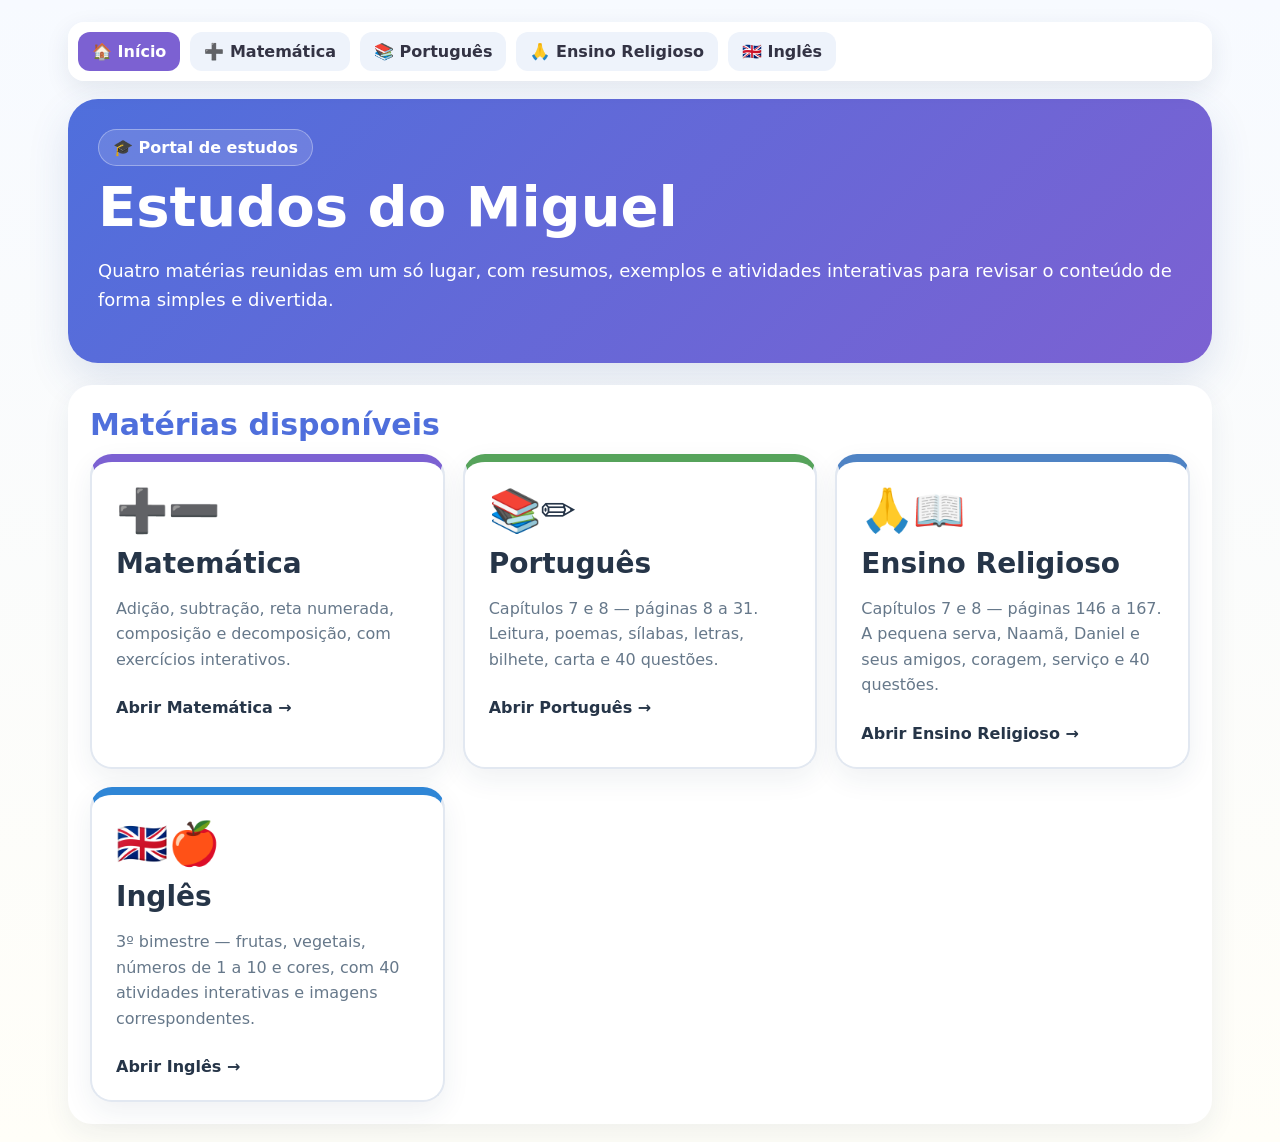
<file: index.html>
<!doctype html><html lang="pt-BR"><head><meta charset="utf-8"><meta name="viewport" content="width=device-width,initial-scale=1"><meta name="theme-color" content="#4f6fdc"><title>Estudos do Miguel</title><link rel="stylesheet" href="styles.css"></head><body><main><nav class="topnav"><a class="active" href="index.html">🏠 Início</a><a href="matematica.html">➕ Matemática</a><a href="portugues.html">📚 Português</a><a href="ensino-religioso.html">🙏 Ensino Religioso</a><a href="ingles.html">🇬🇧 Inglês</a></nav><section class="hero portal-hero"><span class="badge">🎓 Portal de estudos</span><h1>Estudos do Miguel</h1><p>Quatro matérias reunidas em um só lugar, com resumos, exemplos e atividades interativas para revisar o conteúdo de forma simples e divertida.</p></section><section class="section"><h2>Matérias disponíveis</h2><div class="subject-grid"><a class="subject-card math-card" href="matematica.html"><div class="subject-icon">➕➖</div><h3>Matemática</h3><p>Adição, subtração, reta numerada, composição e decomposição, com exercícios interativos.</p><span>Abrir Matemática →</span></a><a class="subject-card port-card" href="portugues.html"><div class="subject-icon">📚✏️</div><h3>Português</h3><p>Capítulos 7 e 8 — páginas 8 a 31. Leitura, poemas, sílabas, letras, bilhete, carta e 40 questões.</p><span>Abrir Português →</span></a><a class="subject-card rel-card" href="ensino-religioso.html"><div class="subject-icon">🙏📖</div><h3>Ensino Religioso</h3><p>Capítulos 7 e 8 — páginas 146 a 167. A pequena serva, Naamã, Daniel e seus amigos, coragem, serviço e 40 questões.</p><span>Abrir Ensino Religioso →</span></a><a class="subject-card" href="ingles.html" style="border-top:8px solid #2f86d6"><div class="subject-icon">🇬🇧🍎</div><h3>Inglês</h3><p>3º bimestre — frutas, vegetais, números de 1 a 10 e cores, com 40 atividades interativas e imagens correspondentes.</p><span>Abrir Inglês →</span></a></div></section></main></body></html>
</file>
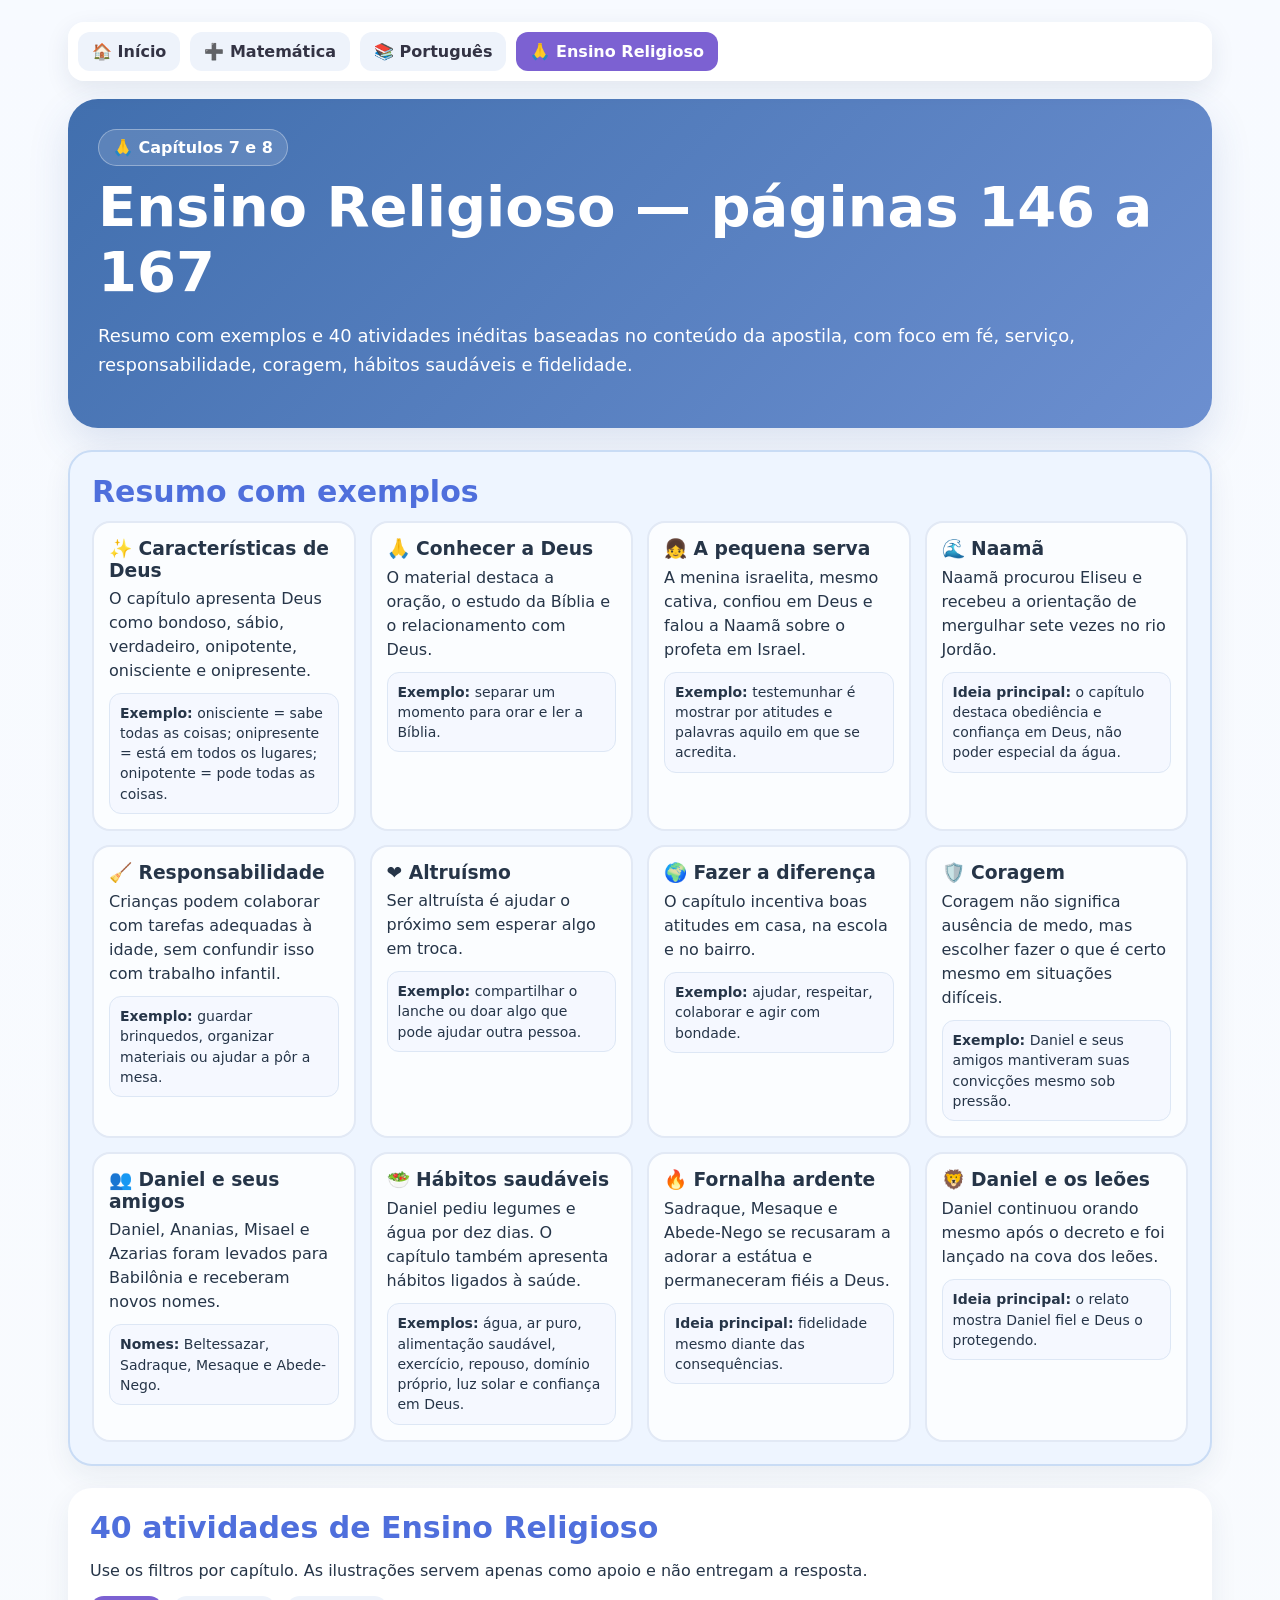
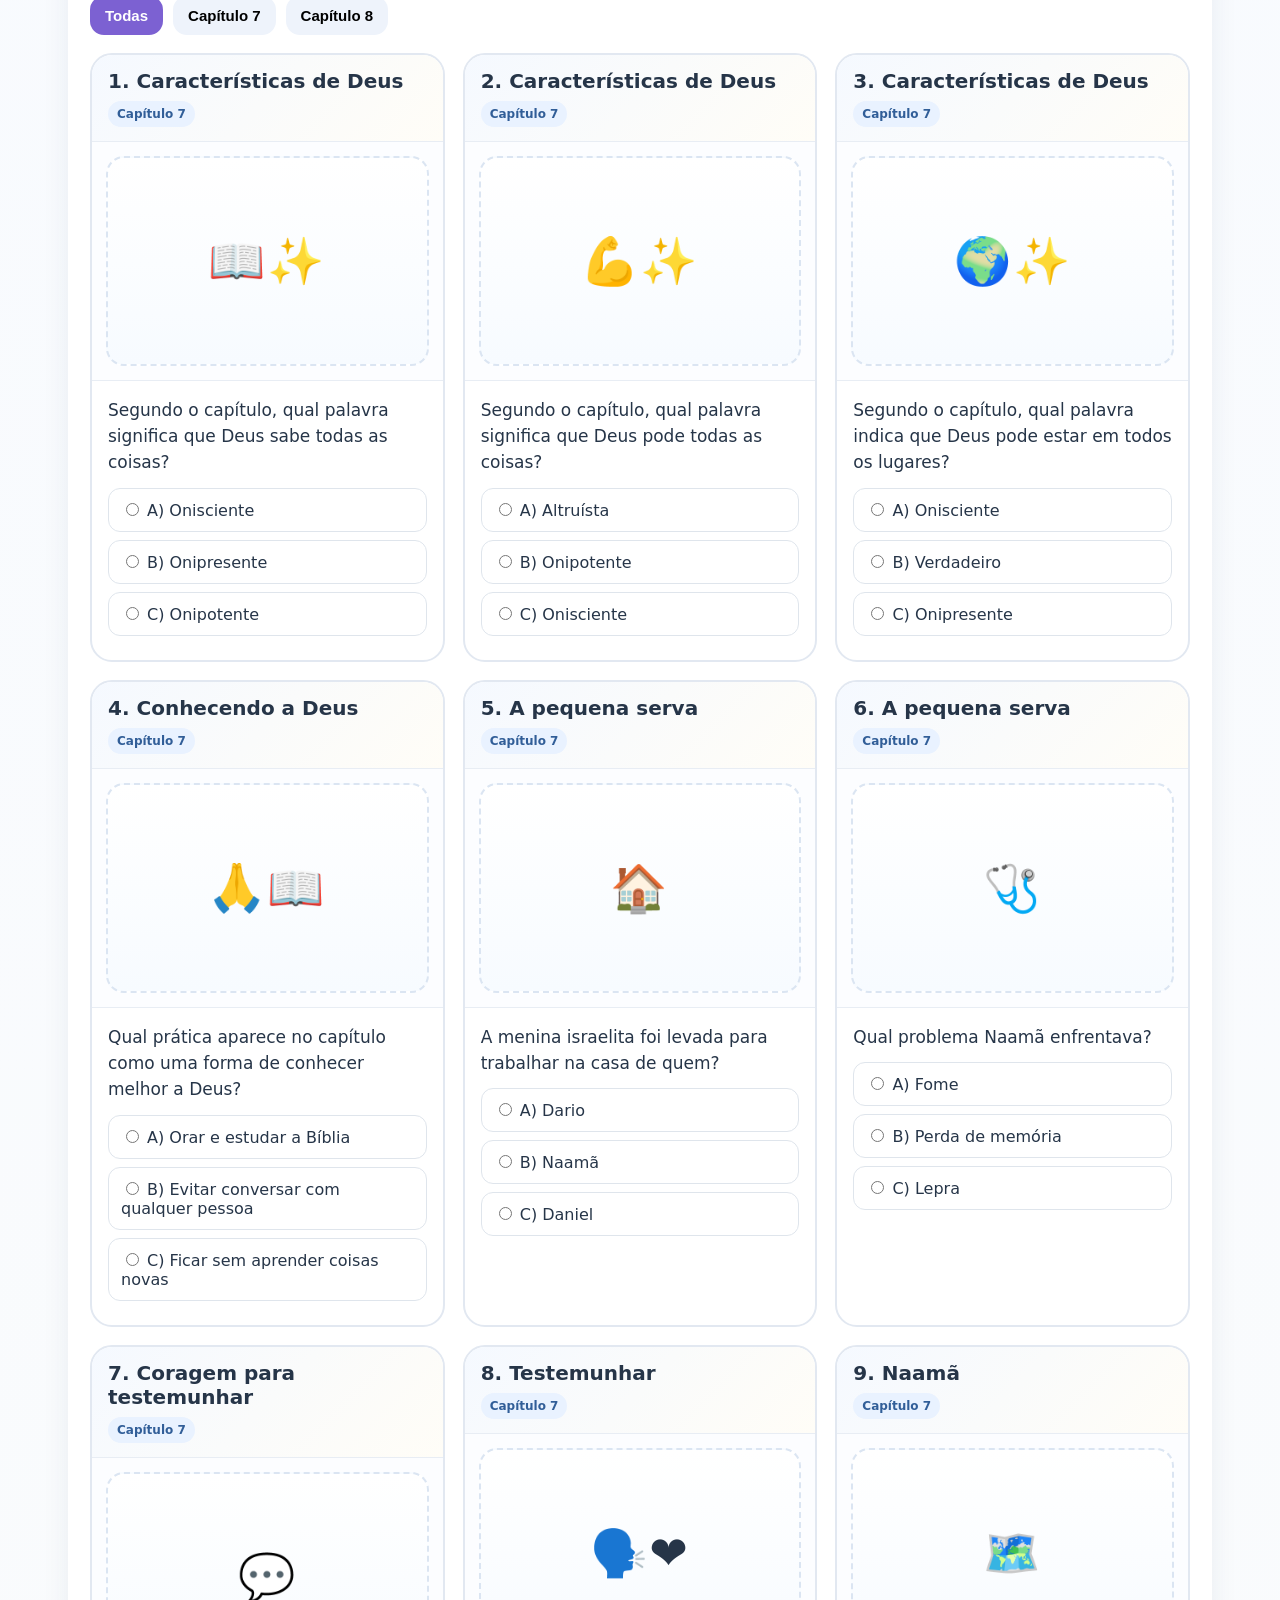
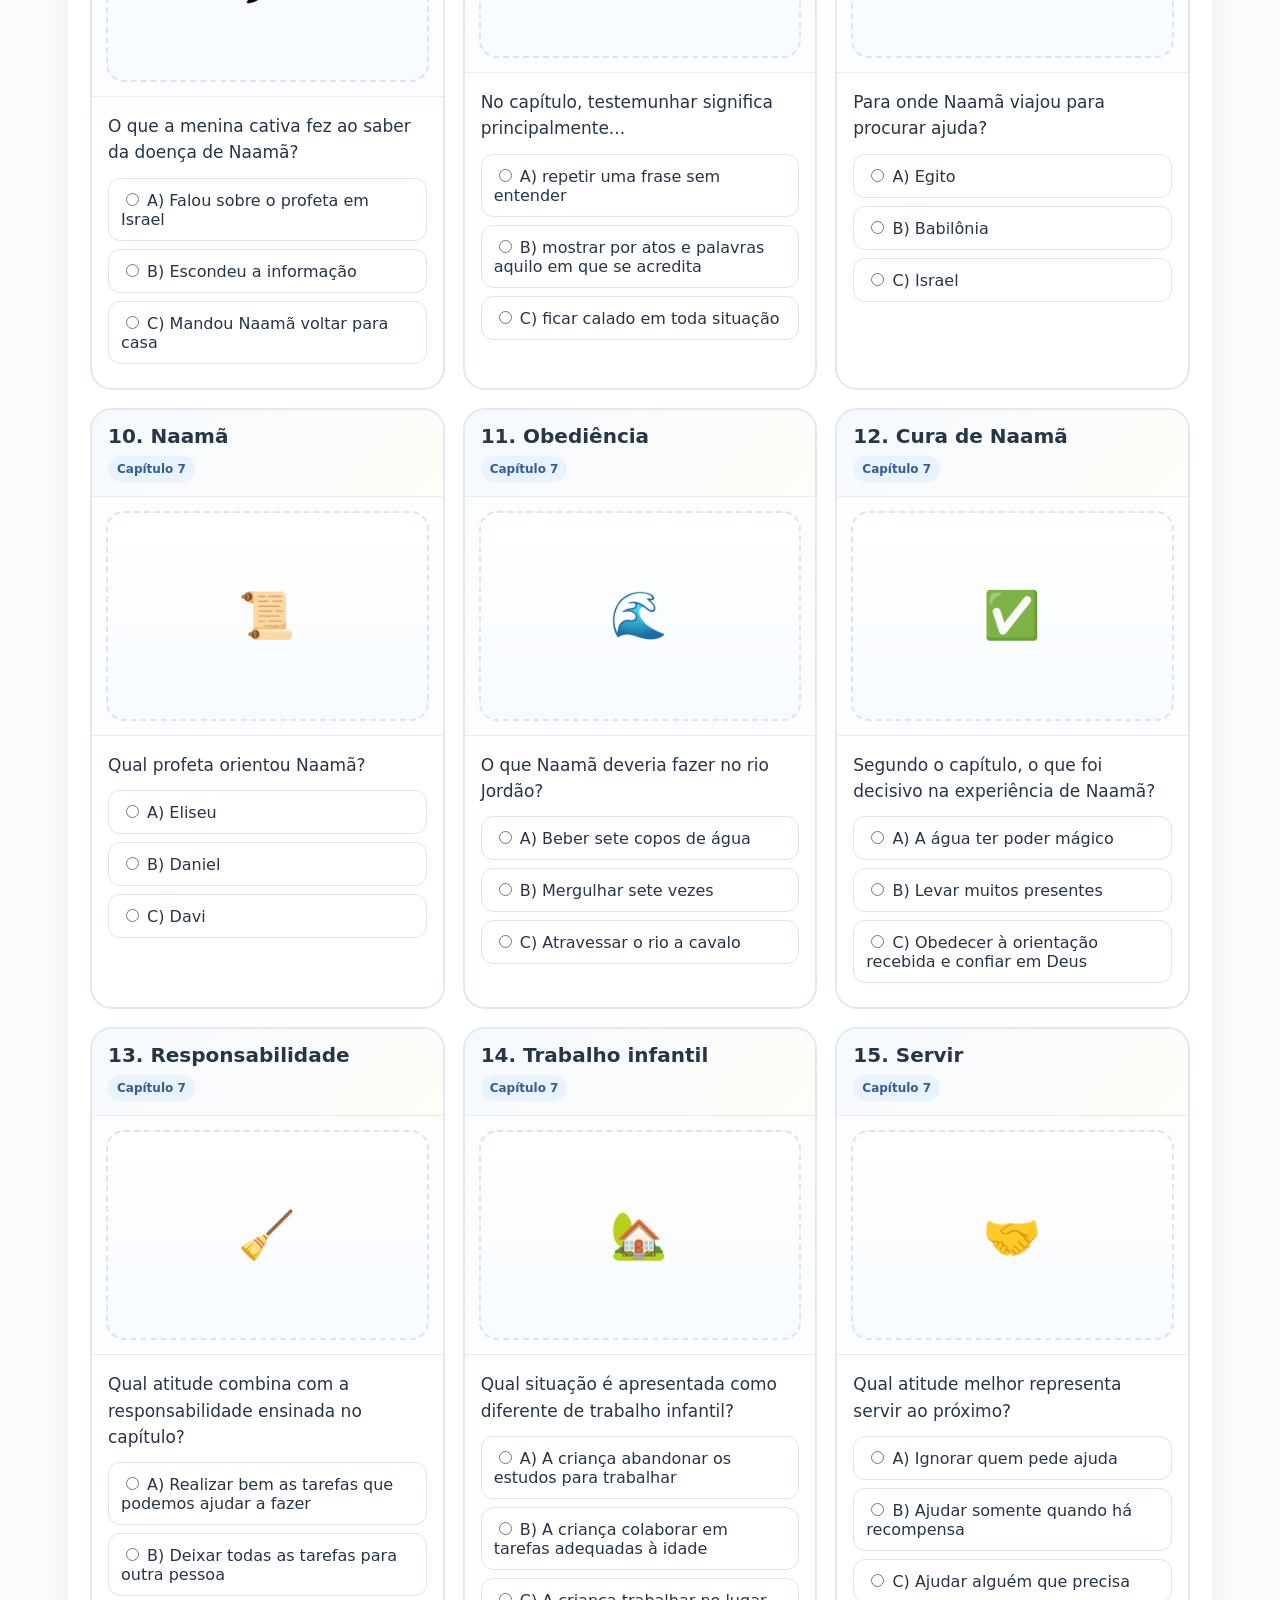
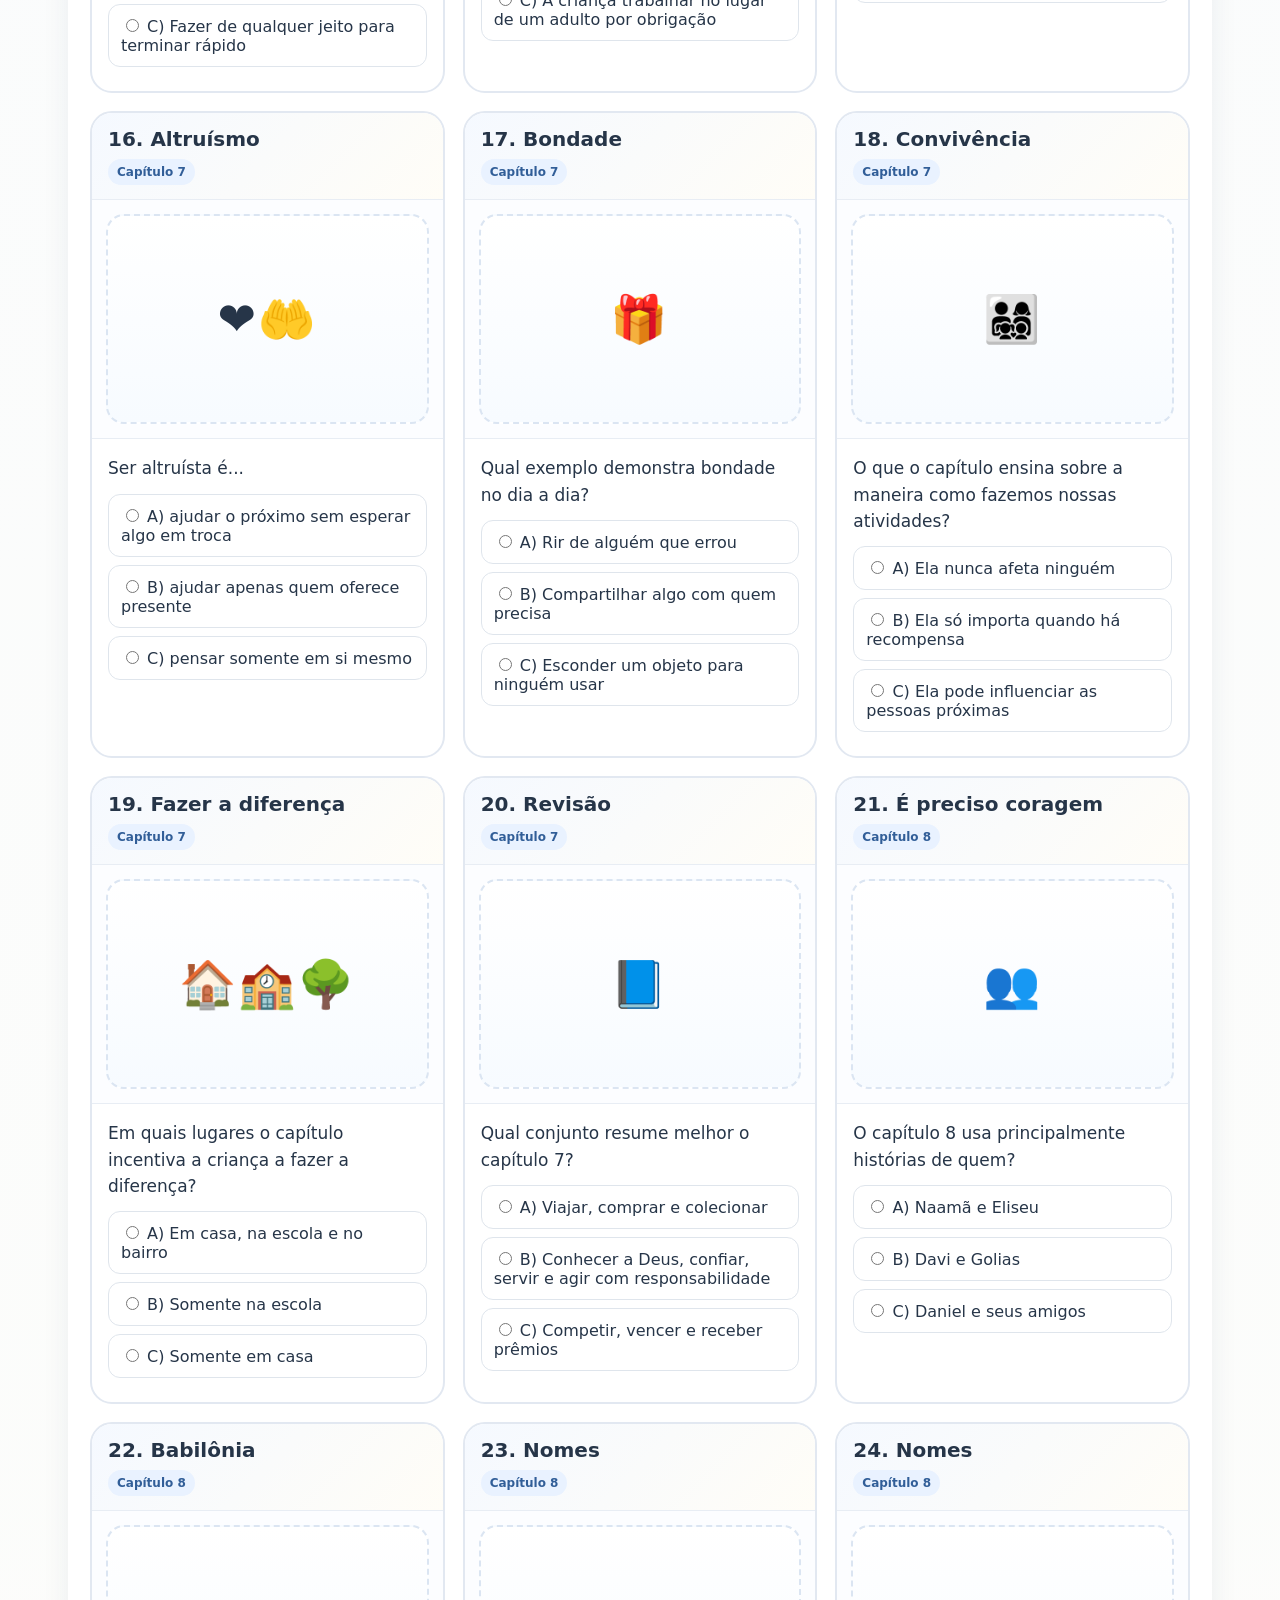
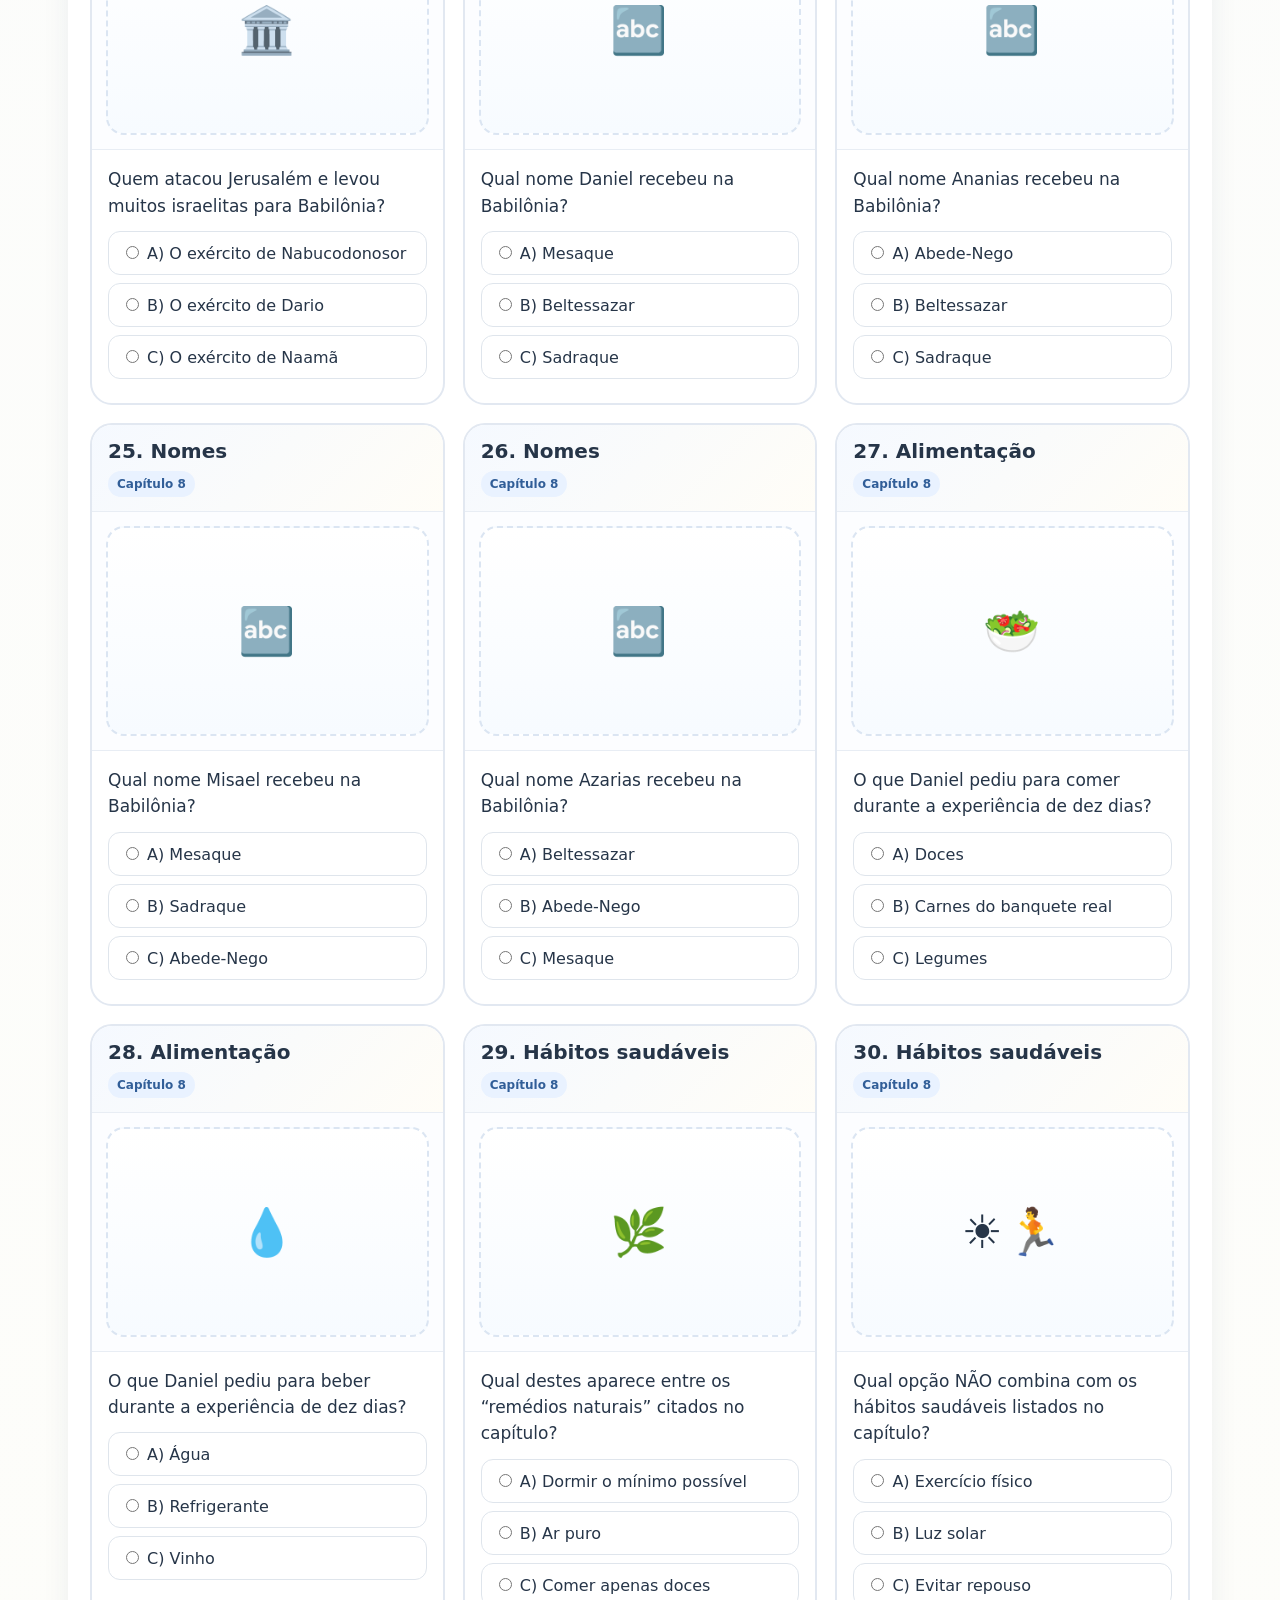
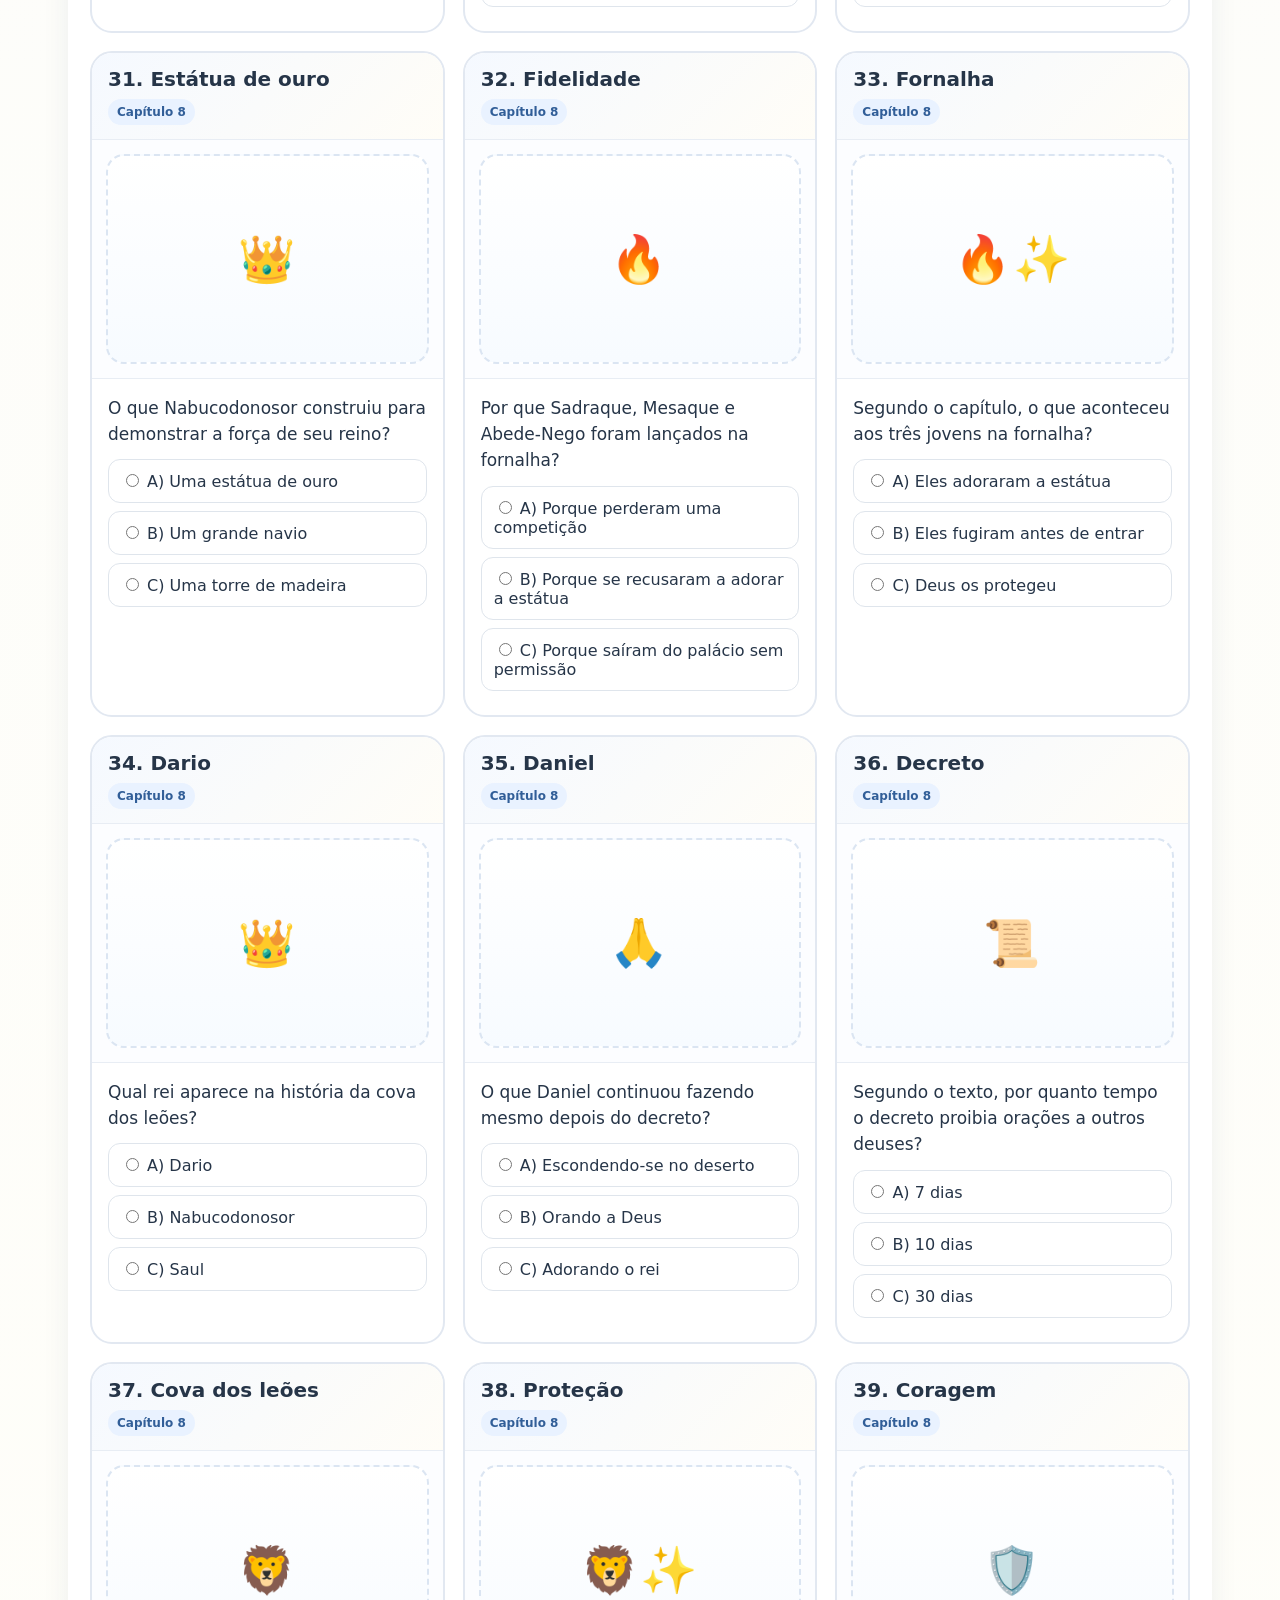
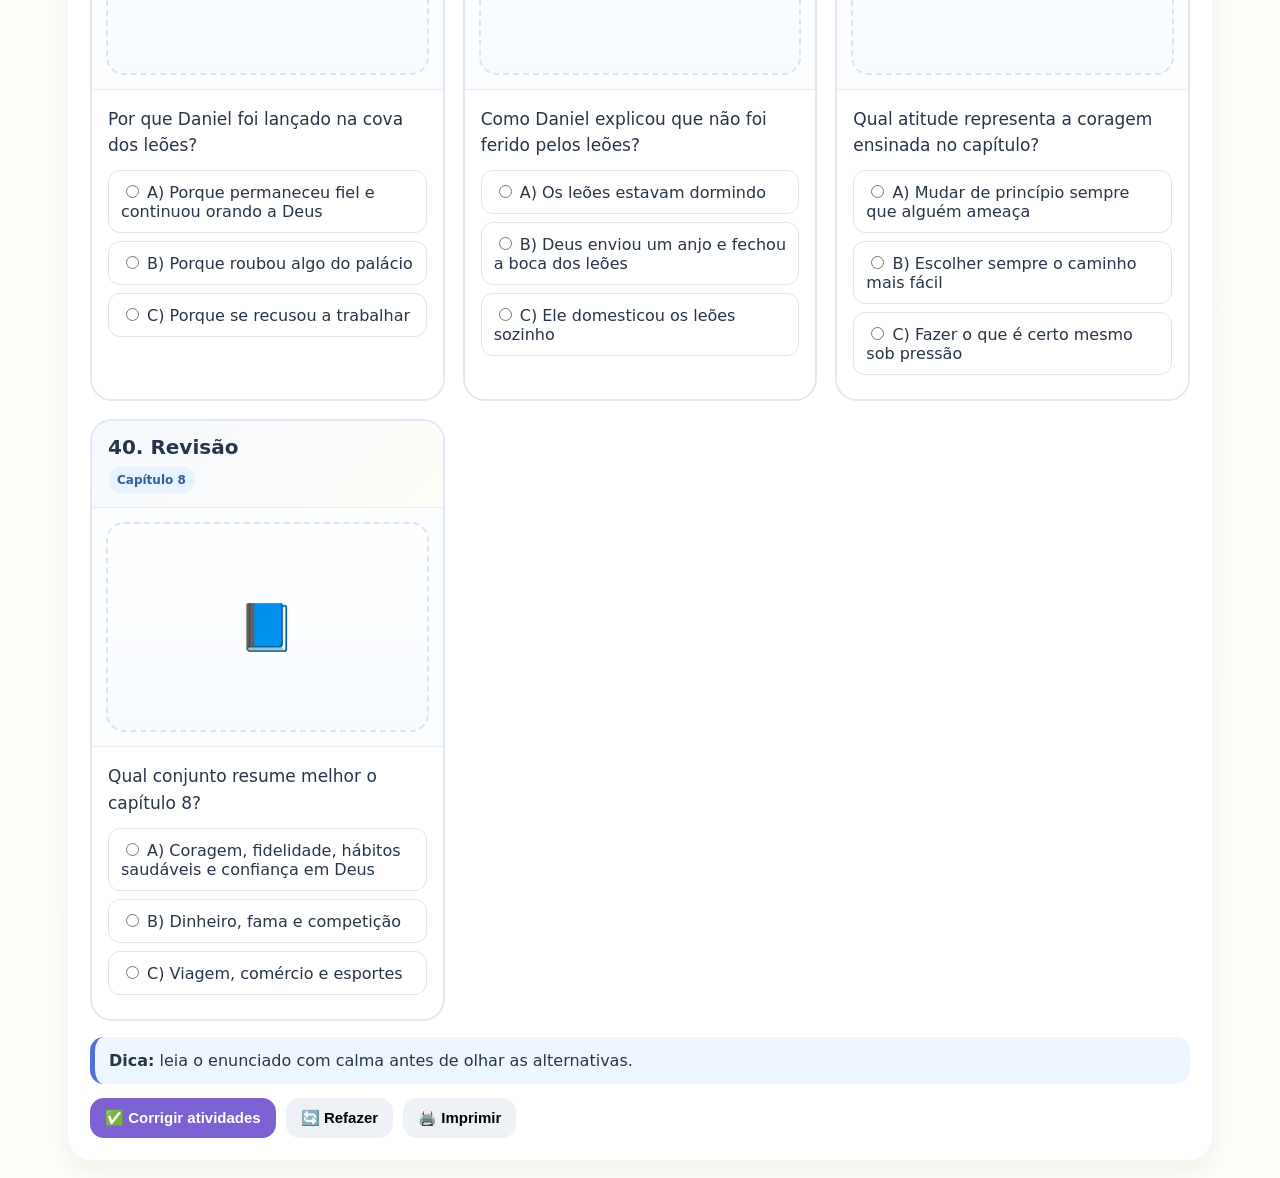
<file: ensino-religioso.html>
<!doctype html><html lang="pt-BR"><head><meta charset="utf-8"><meta name="viewport" content="width=device-width,initial-scale=1"><meta name="theme-color" content="#5a7fc5"><title>Ensino Religioso — Capítulos 7 e 8</title><link rel="stylesheet" href="styles.css"><link rel="stylesheet" href="extras.css"></head><body><main><nav class="topnav"><a href="index.html">🏠 Início</a><a href="matematica.html">➕ Matemática</a><a href="portugues.html">📚 Português</a><a class="active" href="ensino-religioso.html">🙏 Ensino Religioso</a></nav><section class="hero hero-rel"><span class="badge">🙏 Capítulos 7 e 8</span><h1>Ensino Religioso — páginas 146 a 167</h1><p>Resumo com exemplos e 40 atividades inéditas baseadas no conteúdo da apostila, com foco em fé, serviço, responsabilidade, coragem, hábitos saudáveis e fidelidade.</p></section><section class="section summary rel-summary"><h2>Resumo com exemplos</h2><div class="cards"><div class="info"><h3>✨ Características de Deus</h3><p>O capítulo apresenta Deus como bondoso, sábio, verdadeiro, onipotente, onisciente e onipresente.</p><div class="example"><strong>Exemplo:</strong> onisciente = sabe todas as coisas; onipresente = está em todos os lugares; onipotente = pode todas as coisas.</div></div><div class="info"><h3>🙏 Conhecer a Deus</h3><p>O material destaca a oração, o estudo da Bíblia e o relacionamento com Deus.</p><div class="example"><strong>Exemplo:</strong> separar um momento para orar e ler a Bíblia.</div></div><div class="info"><h3>👧 A pequena serva</h3><p>A menina israelita, mesmo cativa, confiou em Deus e falou a Naamã sobre o profeta em Israel.</p><div class="example"><strong>Exemplo:</strong> testemunhar é mostrar por atitudes e palavras aquilo em que se acredita.</div></div><div class="info"><h3>🌊 Naamã</h3><p>Naamã procurou Eliseu e recebeu a orientação de mergulhar sete vezes no rio Jordão.</p><div class="example"><strong>Ideia principal:</strong> o capítulo destaca obediência e confiança em Deus, não poder especial da água.</div></div><div class="info"><h3>🧹 Responsabilidade</h3><p>Crianças podem colaborar com tarefas adequadas à idade, sem confundir isso com trabalho infantil.</p><div class="example"><strong>Exemplo:</strong> guardar brinquedos, organizar materiais ou ajudar a pôr a mesa.</div></div><div class="info"><h3>❤️ Altruísmo</h3><p>Ser altruísta é ajudar o próximo sem esperar algo em troca.</p><div class="example"><strong>Exemplo:</strong> compartilhar o lanche ou doar algo que pode ajudar outra pessoa.</div></div><div class="info"><h3>🌍 Fazer a diferença</h3><p>O capítulo incentiva boas atitudes em casa, na escola e no bairro.</p><div class="example"><strong>Exemplo:</strong> ajudar, respeitar, colaborar e agir com bondade.</div></div><div class="info"><h3>🛡️ Coragem</h3><p>Coragem não significa ausência de medo, mas escolher fazer o que é certo mesmo em situações difíceis.</p><div class="example"><strong>Exemplo:</strong> Daniel e seus amigos mantiveram suas convicções mesmo sob pressão.</div></div><div class="info"><h3>👥 Daniel e seus amigos</h3><p>Daniel, Ananias, Misael e Azarias foram levados para Babilônia e receberam novos nomes.</p><div class="example"><strong>Nomes:</strong> Beltessazar, Sadraque, Mesaque e Abede-Nego.</div></div><div class="info"><h3>🥗 Hábitos saudáveis</h3><p>Daniel pediu legumes e água por dez dias. O capítulo também apresenta hábitos ligados à saúde.</p><div class="example"><strong>Exemplos:</strong> água, ar puro, alimentação saudável, exercício, repouso, domínio próprio, luz solar e confiança em Deus.</div></div><div class="info"><h3>🔥 Fornalha ardente</h3><p>Sadraque, Mesaque e Abede-Nego se recusaram a adorar a estátua e permaneceram fiéis a Deus.</p><div class="example"><strong>Ideia principal:</strong> fidelidade mesmo diante das consequências.</div></div><div class="info"><h3>🦁 Daniel e os leões</h3><p>Daniel continuou orando mesmo após o decreto e foi lançado na cova dos leões.</p><div class="example"><strong>Ideia principal:</strong> o relato mostra Daniel fiel e Deus o protegendo.</div></div></div></section><section class="section"><h2>40 atividades de Ensino Religioso</h2><p>Use os filtros por capítulo. As ilustrações servem apenas como apoio e não entregam a resposta.</p><div class="filters"><button type="button" class="filter active" onclick="filtrarRel('Todos',this)">Todas</button><button type="button" class="filter" onclick="filtrarRel('Capítulo 7',this)">Capítulo 7</button><button type="button" class="filter" onclick="filtrarRel('Capítulo 8',this)">Capítulo 8</button></div><form id="quizRel"><div id="gridRel" class="quiz-grid"></div><div class="note"><strong>Dica:</strong> leia o enunciado com calma antes de olhar as alternativas.</div><div class="actions"><button type="button" class="primary" onclick="corrigirRel()">✅ Corrigir atividades</button><button type="reset" class="secondary" onclick="refazerRel()">🔄 Refazer</button><button type="button" class="secondary" onclick="window.print()">🖨️ Imprimir</button></div><div id="resultRel"></div></form></section></main><script src="ensino-religioso.js?v=20260914-2"></script></body></html>
</file>
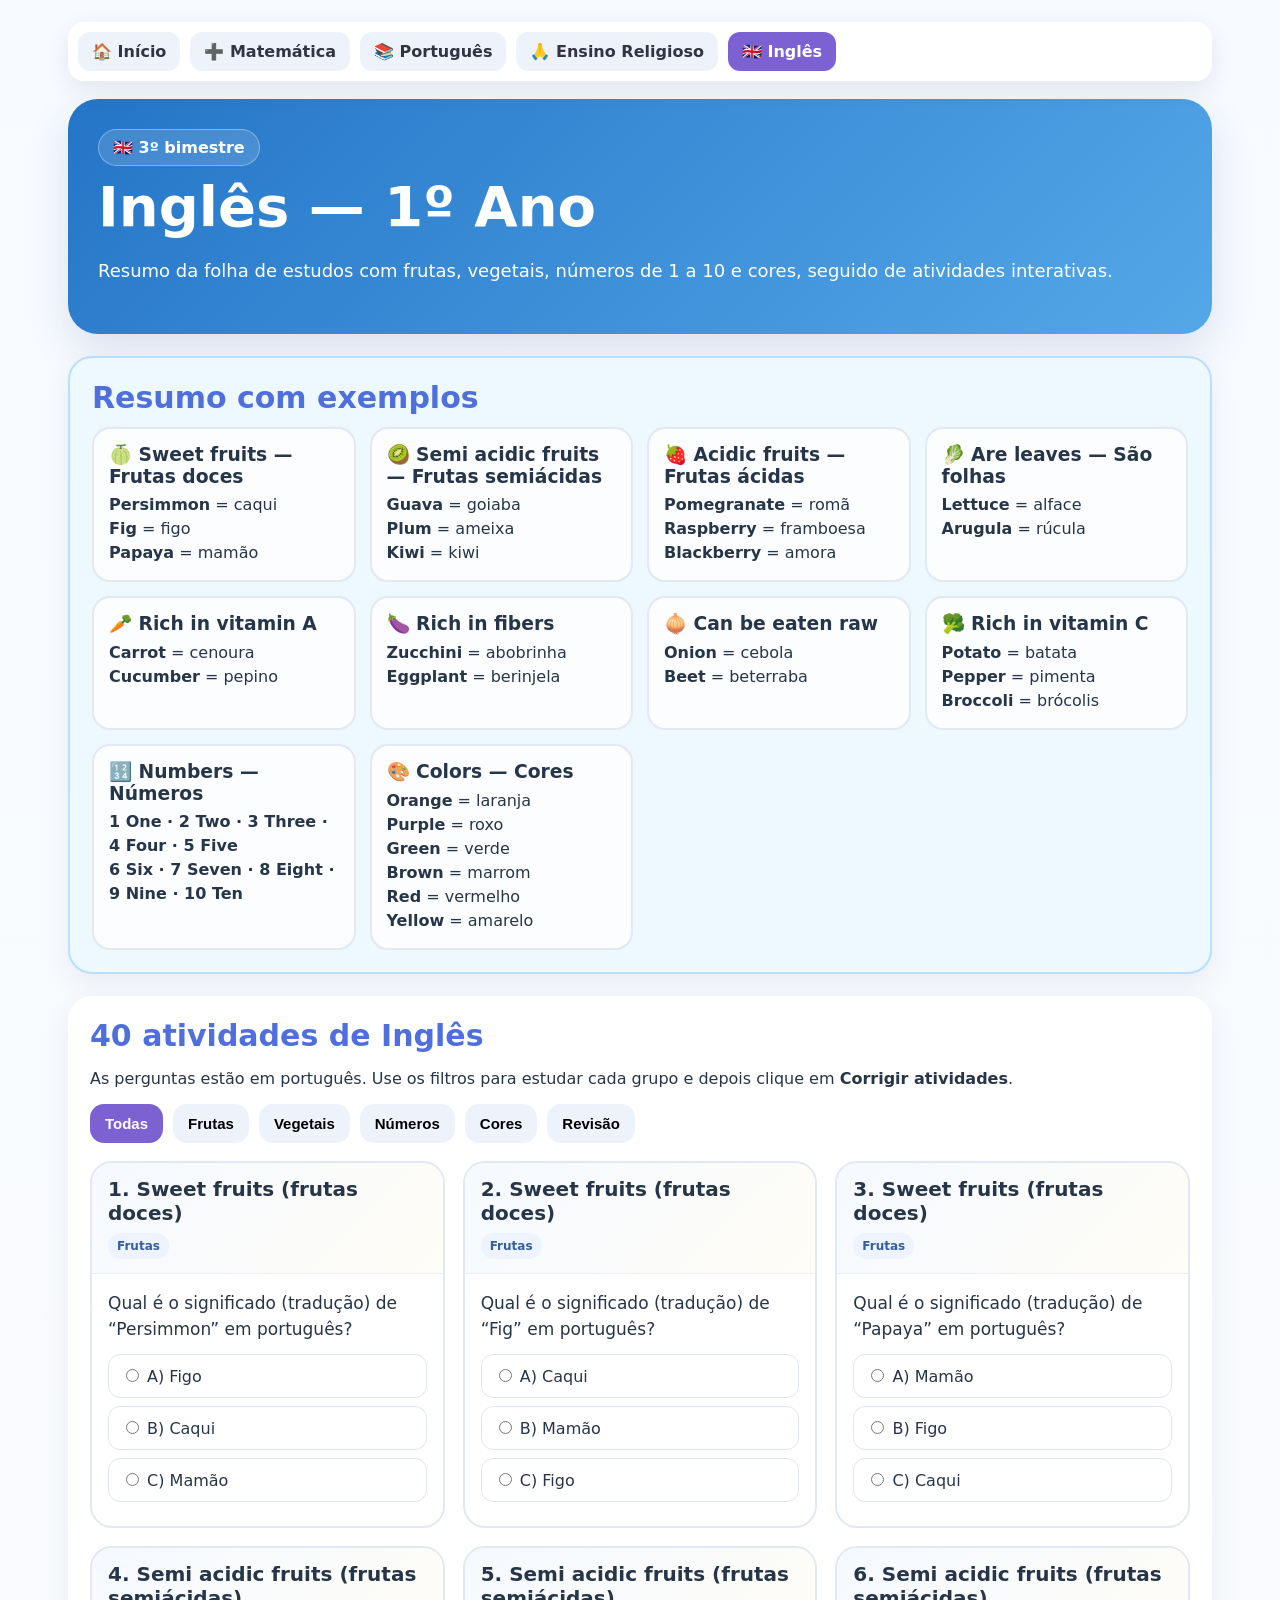
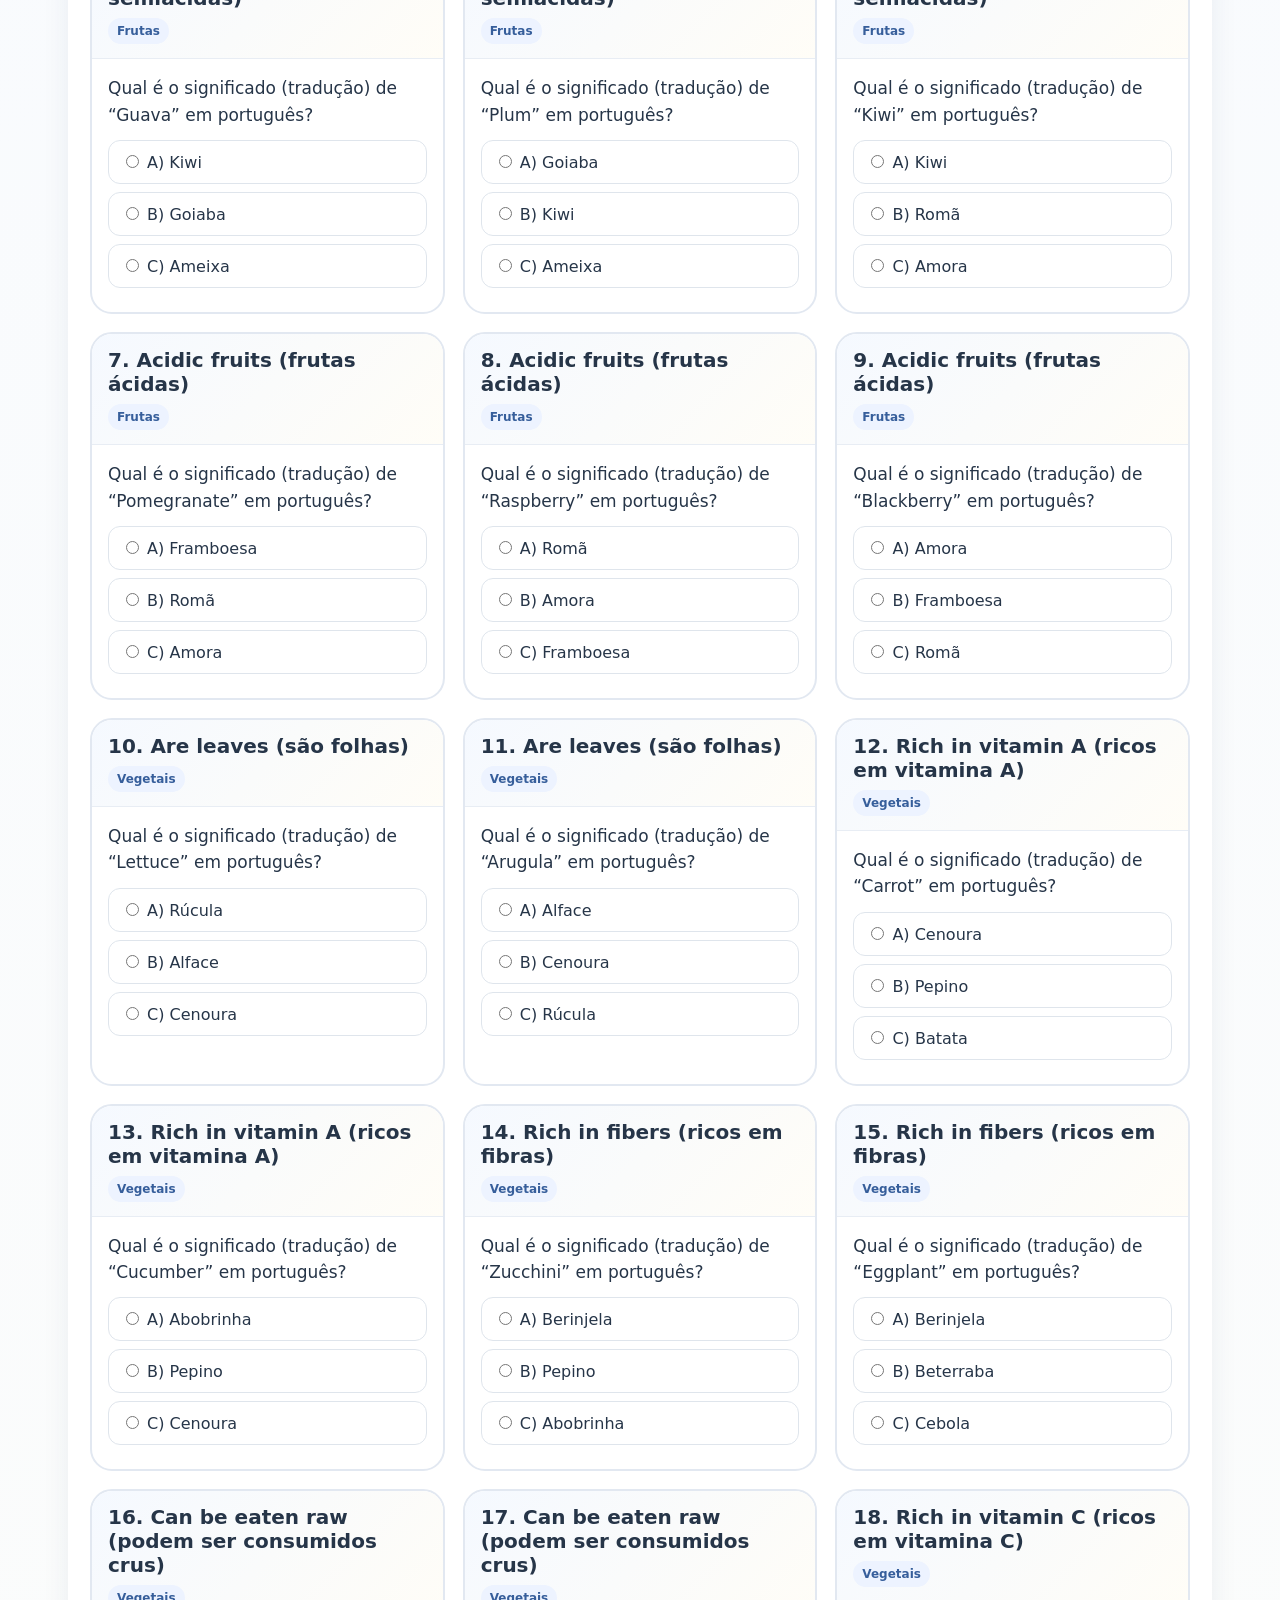
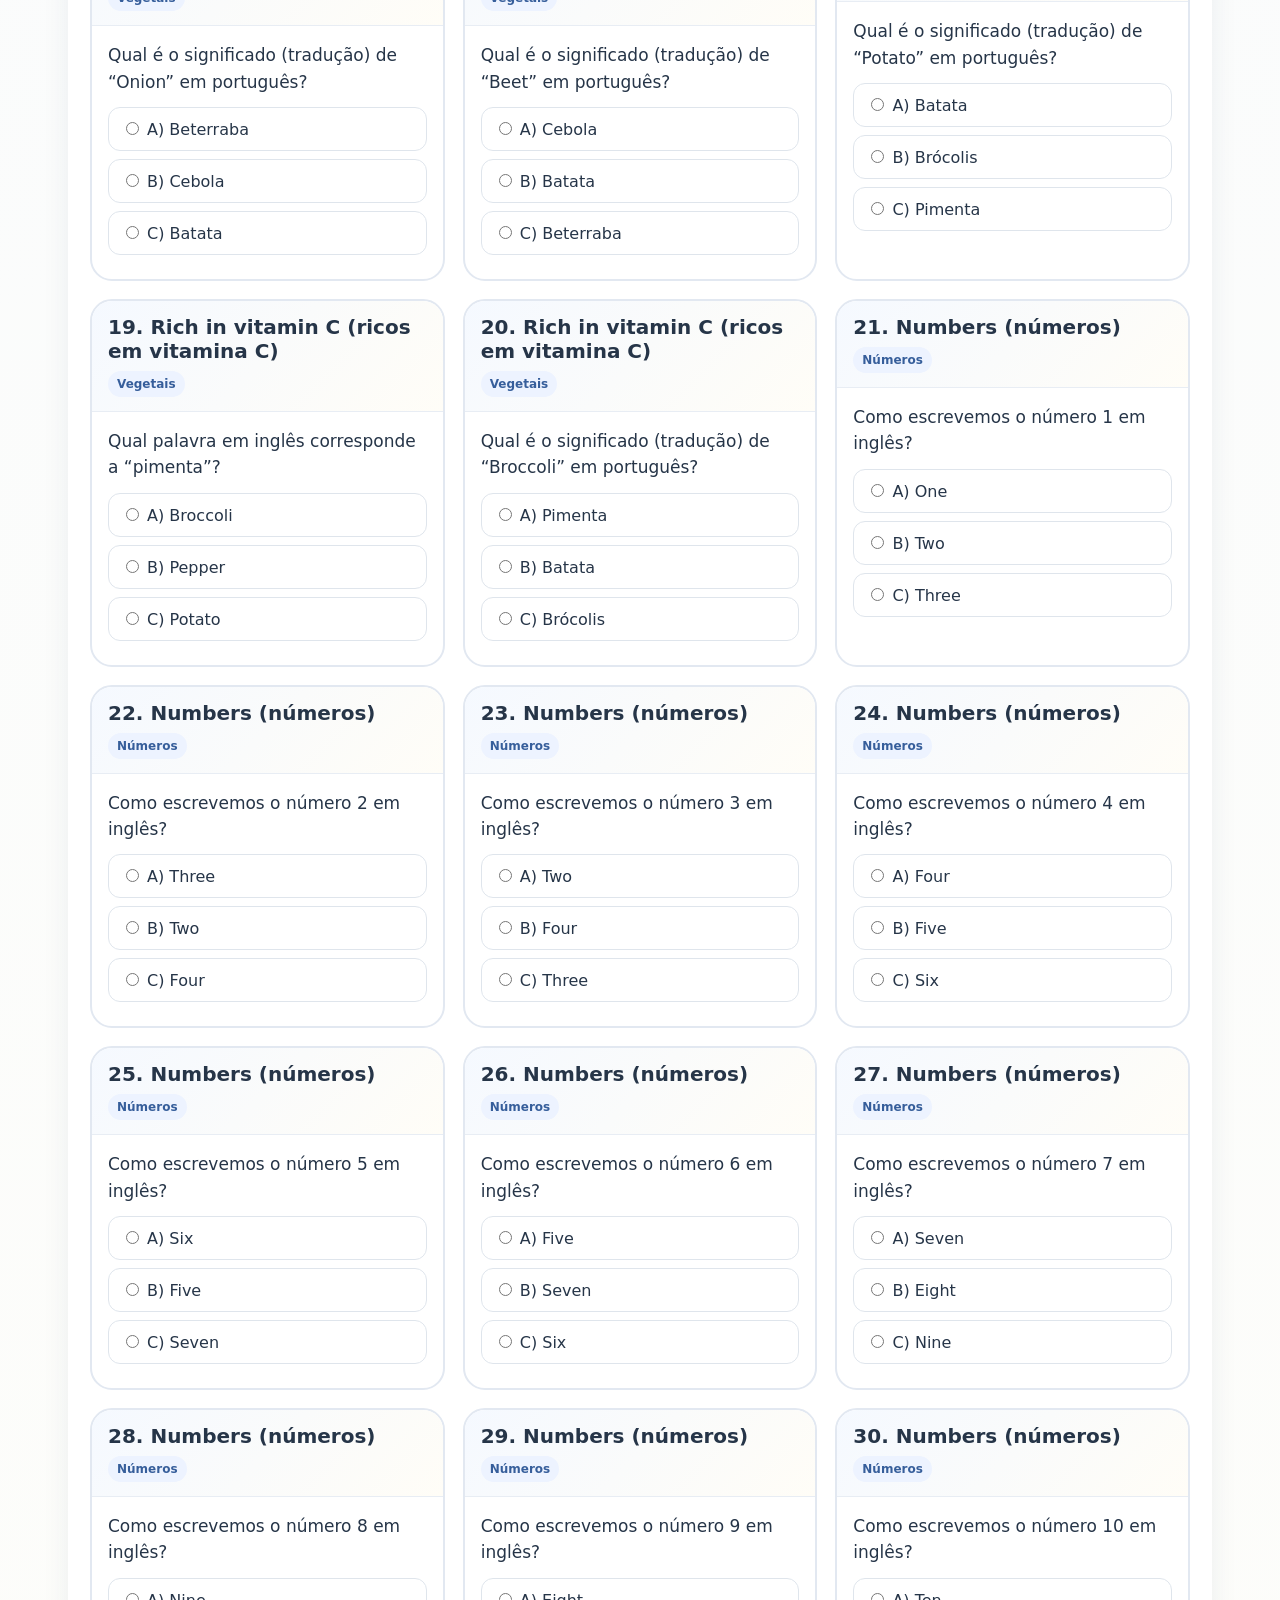
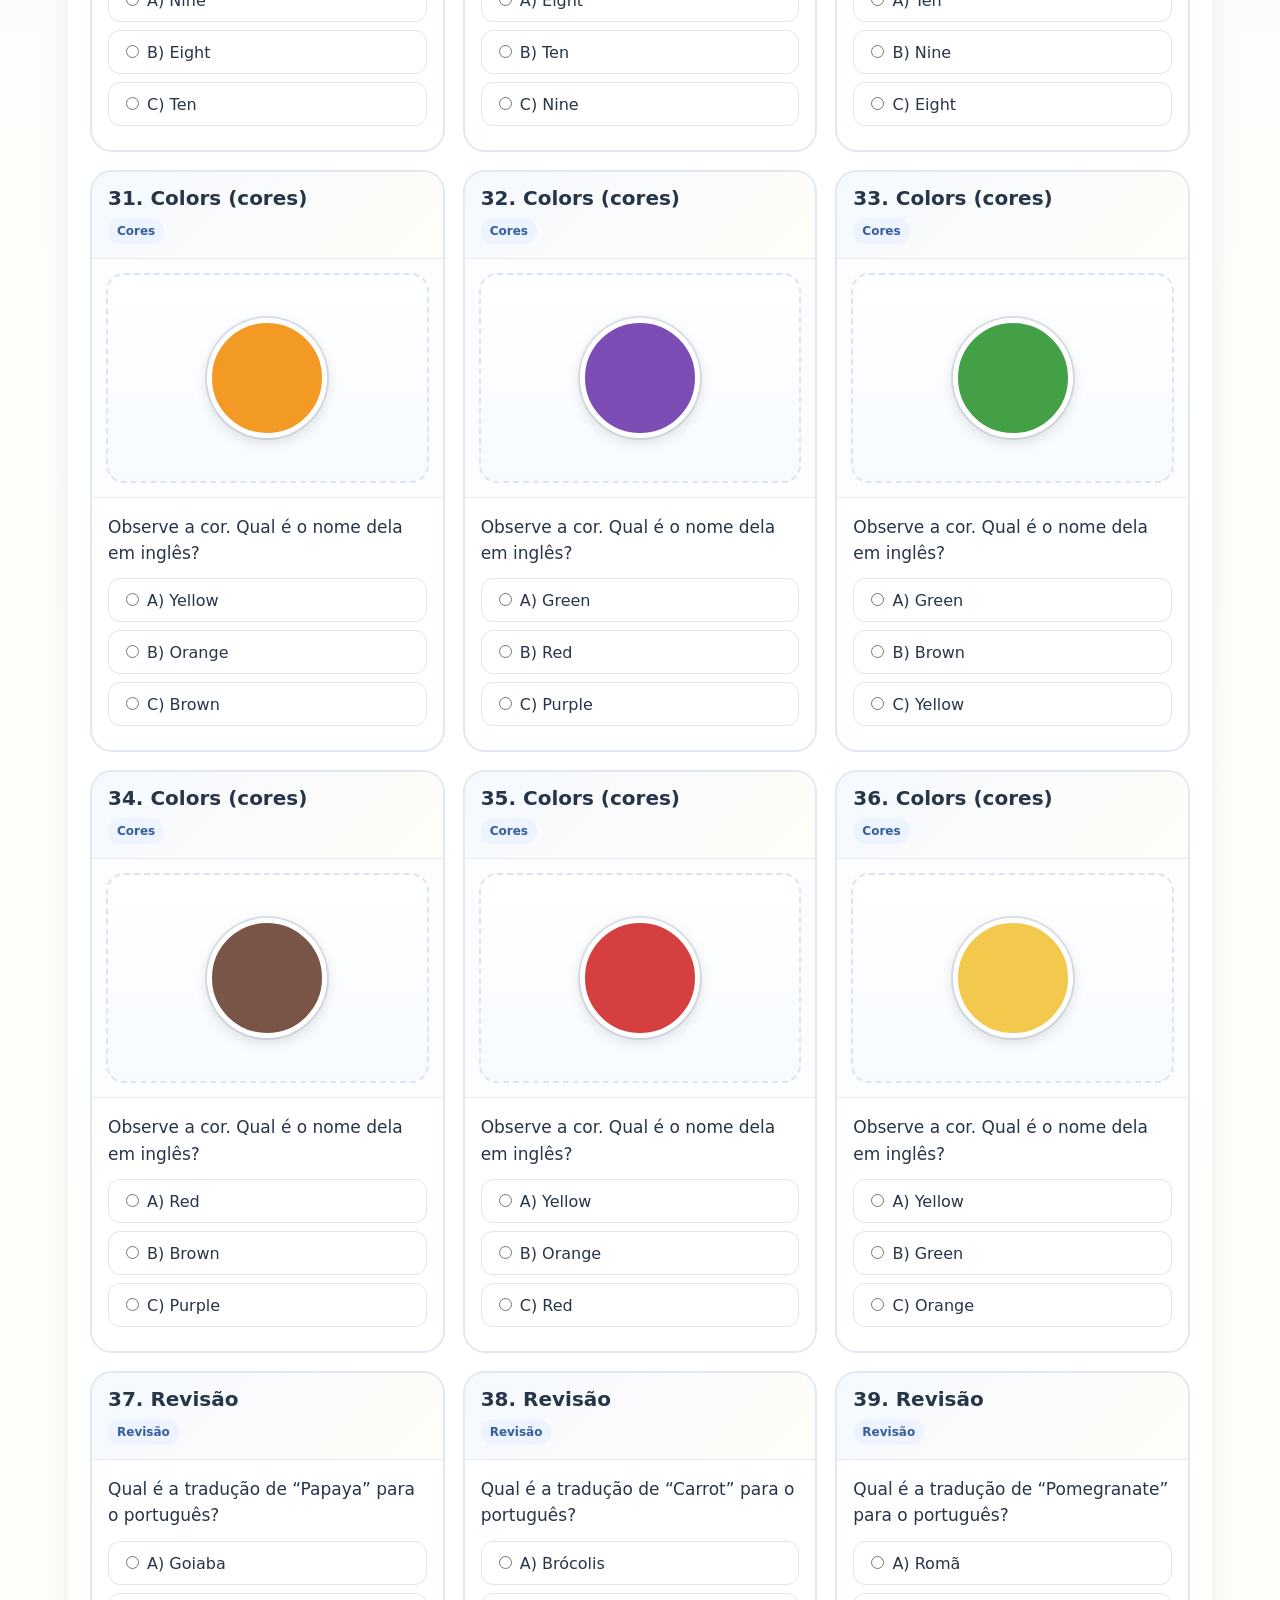
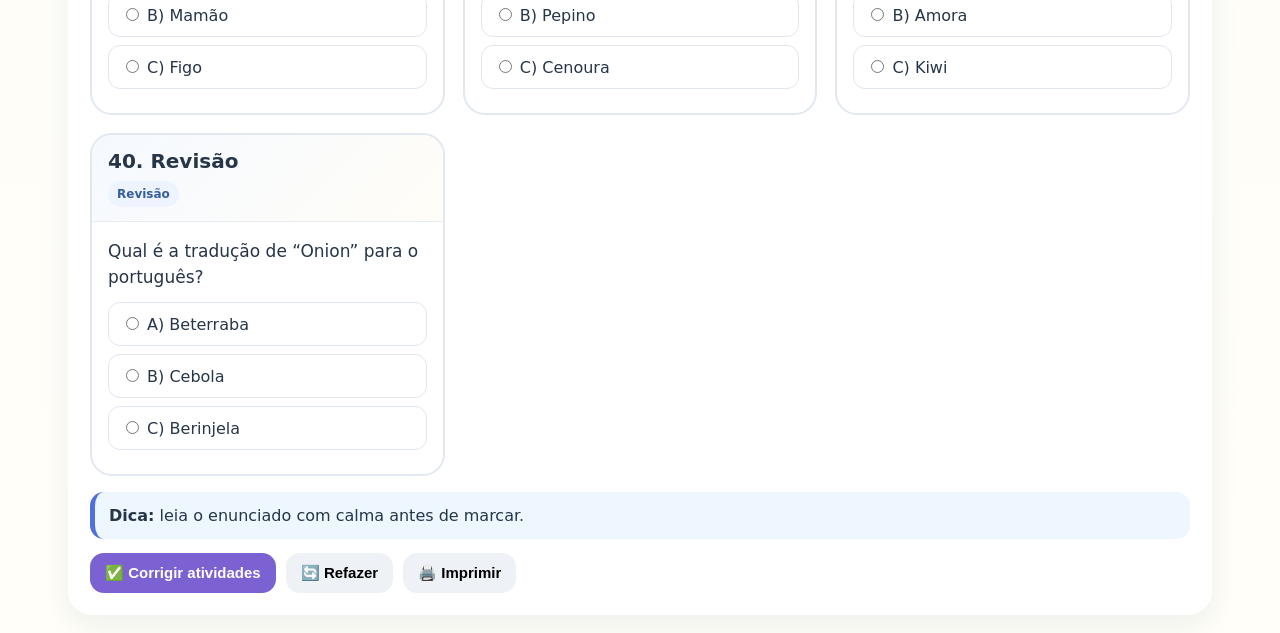
<file: ingles.html>
<!doctype html><html lang="pt-BR"><head><meta charset="utf-8"><meta name="viewport" content="width=device-width,initial-scale=1"><meta name="theme-color" content="#2f77c8"><title>Inglês — 3º bimestre</title><link rel="stylesheet" href="styles.css"><link rel="stylesheet" href="extras.css"></head><body><main><nav class="topnav"><a href="index.html">🏠 Início</a><a href="matematica.html">➕ Matemática</a><a href="portugues.html">📚 Português</a><a href="ensino-religioso.html">🙏 Ensino Religioso</a><a class="active" href="ingles.html">🇬🇧 Inglês</a></nav><section class="hero" style="background:linear-gradient(135deg,#2575c7,#54a8e8)"><span class="badge">🇬🇧 3º bimestre</span><h1>Inglês — 1º Ano</h1><p>Resumo da folha de estudos com frutas, vegetais, números de 1 a 10 e cores, seguido de atividades interativas.</p></section><section class="section summary" style="background:#eef8ff;border-color:#b9dfff"><h2>Resumo com exemplos</h2><div class="cards"><div class="info"><h3>🍈 Sweet fruits — Frutas doces</h3><p><strong>Persimmon</strong> = caqui<br><strong>Fig</strong> = figo<br><strong>Papaya</strong> = mamão</p></div><div class="info"><h3>🥝 Semi acidic fruits — Frutas semiácidas</h3><p><strong>Guava</strong> = goiaba<br><strong>Plum</strong> = ameixa<br><strong>Kiwi</strong> = kiwi</p></div><div class="info"><h3>🍓 Acidic fruits — Frutas ácidas</h3><p><strong>Pomegranate</strong> = romã<br><strong>Raspberry</strong> = framboesa<br><strong>Blackberry</strong> = amora</p></div><div class="info"><h3>🥬 Are leaves — São folhas</h3><p><strong>Lettuce</strong> = alface<br><strong>Arugula</strong> = rúcula</p></div><div class="info"><h3>🥕 Rich in vitamin A</h3><p><strong>Carrot</strong> = cenoura<br><strong>Cucumber</strong> = pepino</p></div><div class="info"><h3>🍆 Rich in fibers</h3><p><strong>Zucchini</strong> = abobrinha<br><strong>Eggplant</strong> = berinjela</p></div><div class="info"><h3>🧅 Can be eaten raw</h3><p><strong>Onion</strong> = cebola<br><strong>Beet</strong> = beterraba</p></div><div class="info"><h3>🥦 Rich in vitamin C</h3><p><strong>Potato</strong> = batata<br><strong>Pepper</strong> = pimenta<br><strong>Broccoli</strong> = brócolis</p></div><div class="info"><h3>🔢 Numbers — Números</h3><p><strong>1 One · 2 Two · 3 Three · 4 Four · 5 Five</strong><br><strong>6 Six · 7 Seven · 8 Eight · 9 Nine · 10 Ten</strong></p></div><div class="info"><h3>🎨 Colors — Cores</h3><p><strong>Orange</strong> = laranja<br><strong>Purple</strong> = roxo<br><strong>Green</strong> = verde<br><strong>Brown</strong> = marrom<br><strong>Red</strong> = vermelho<br><strong>Yellow</strong> = amarelo</p></div></div></section><section class="section"><h2>40 atividades de Inglês</h2><p>As perguntas estão em português. Use os filtros para estudar cada grupo e depois clique em <strong>Corrigir atividades</strong>.</p><div class="filters"><button type="button" class="filter active" onclick="filtrarIng('Todos',this)">Todas</button><button type="button" class="filter" onclick="filtrarIng('Frutas',this)">Frutas</button><button type="button" class="filter" onclick="filtrarIng('Vegetais',this)">Vegetais</button><button type="button" class="filter" onclick="filtrarIng('Números',this)">Números</button><button type="button" class="filter" onclick="filtrarIng('Cores',this)">Cores</button><button type="button" class="filter" onclick="filtrarIng('Revisão',this)">Revisão</button></div><form id="quizIng"><div id="gridIng" class="quiz-grid"></div><div class="note"><strong>Dica:</strong> leia o enunciado com calma antes de marcar.</div><div class="actions"><button type="button" class="primary" onclick="corrigirIng()">✅ Corrigir atividades</button><button type="reset" class="secondary" onclick="refazerIng()">🔄 Refazer</button><button type="button" class="secondary" onclick="window.print()">🖨️ Imprimir</button></div><div id="resultIng"></div></form></section></main><script src="ingles-v2.js"></script></body></html>
</file>
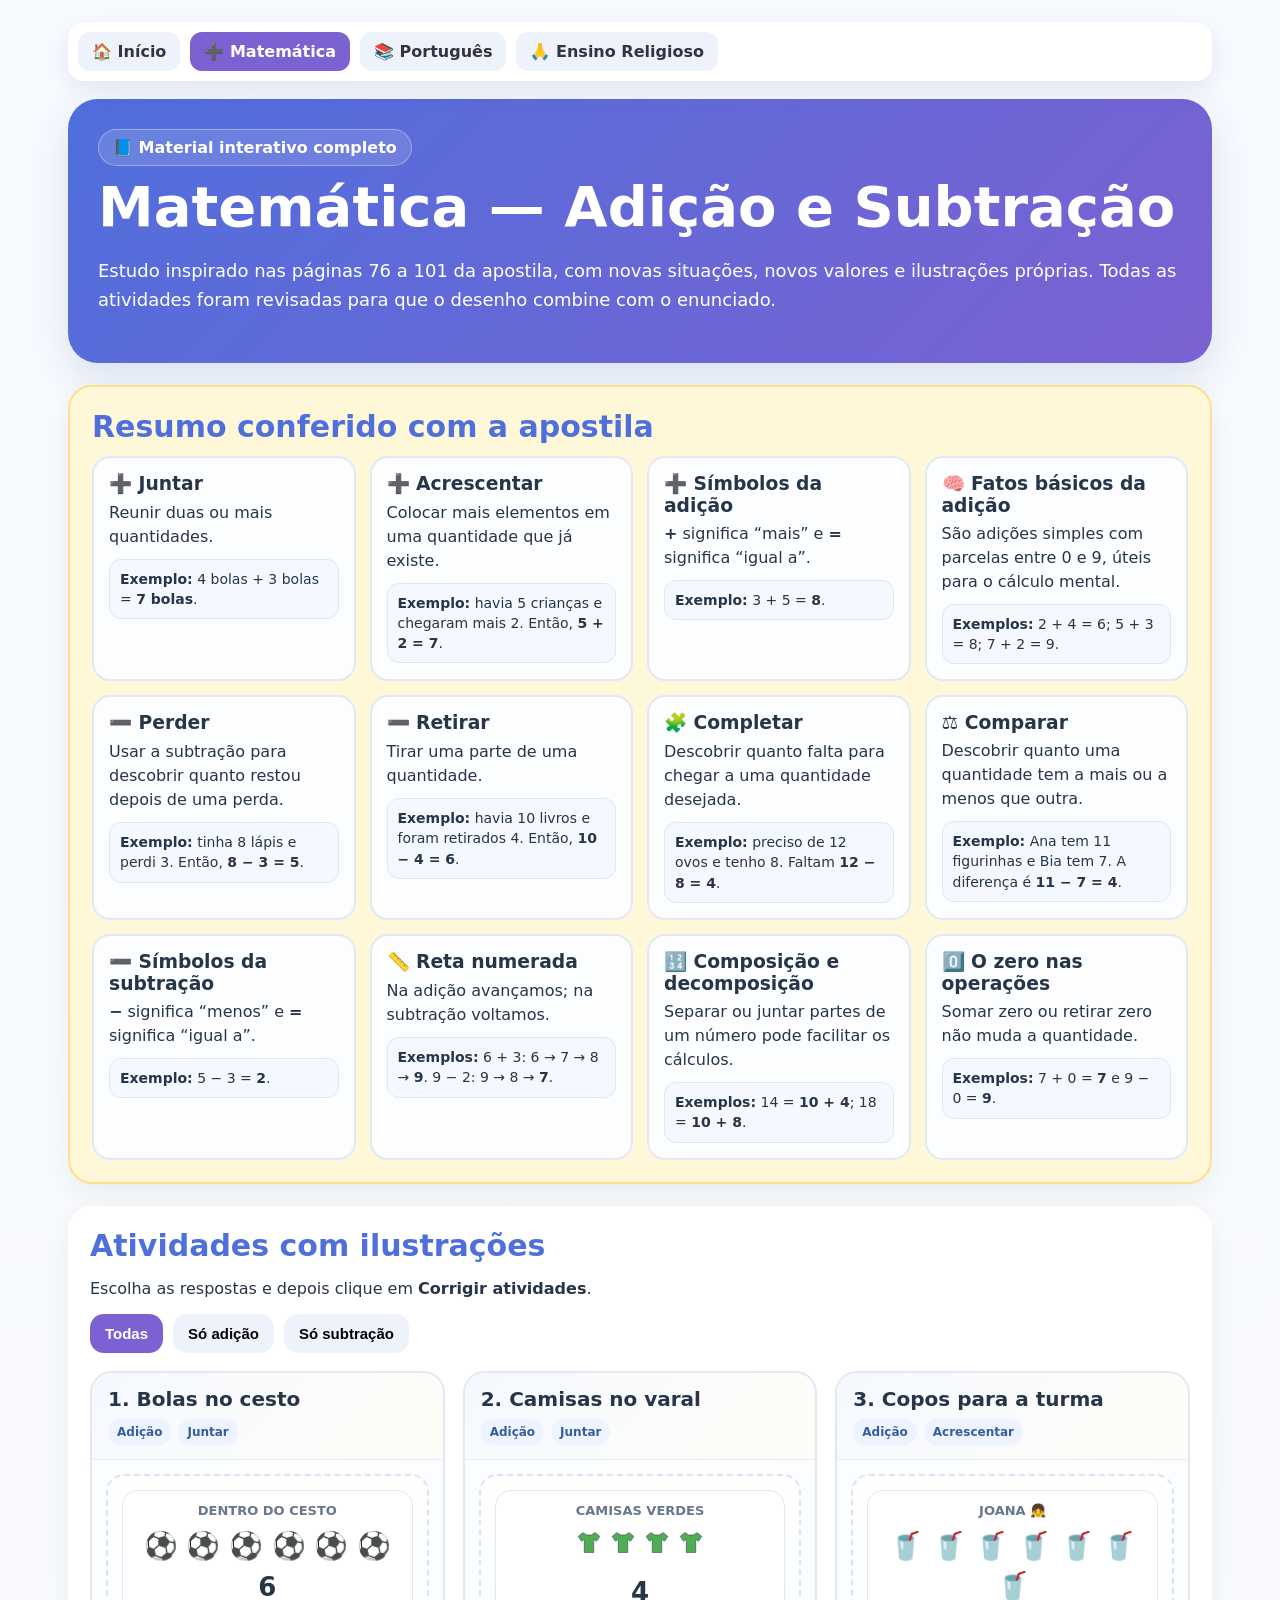
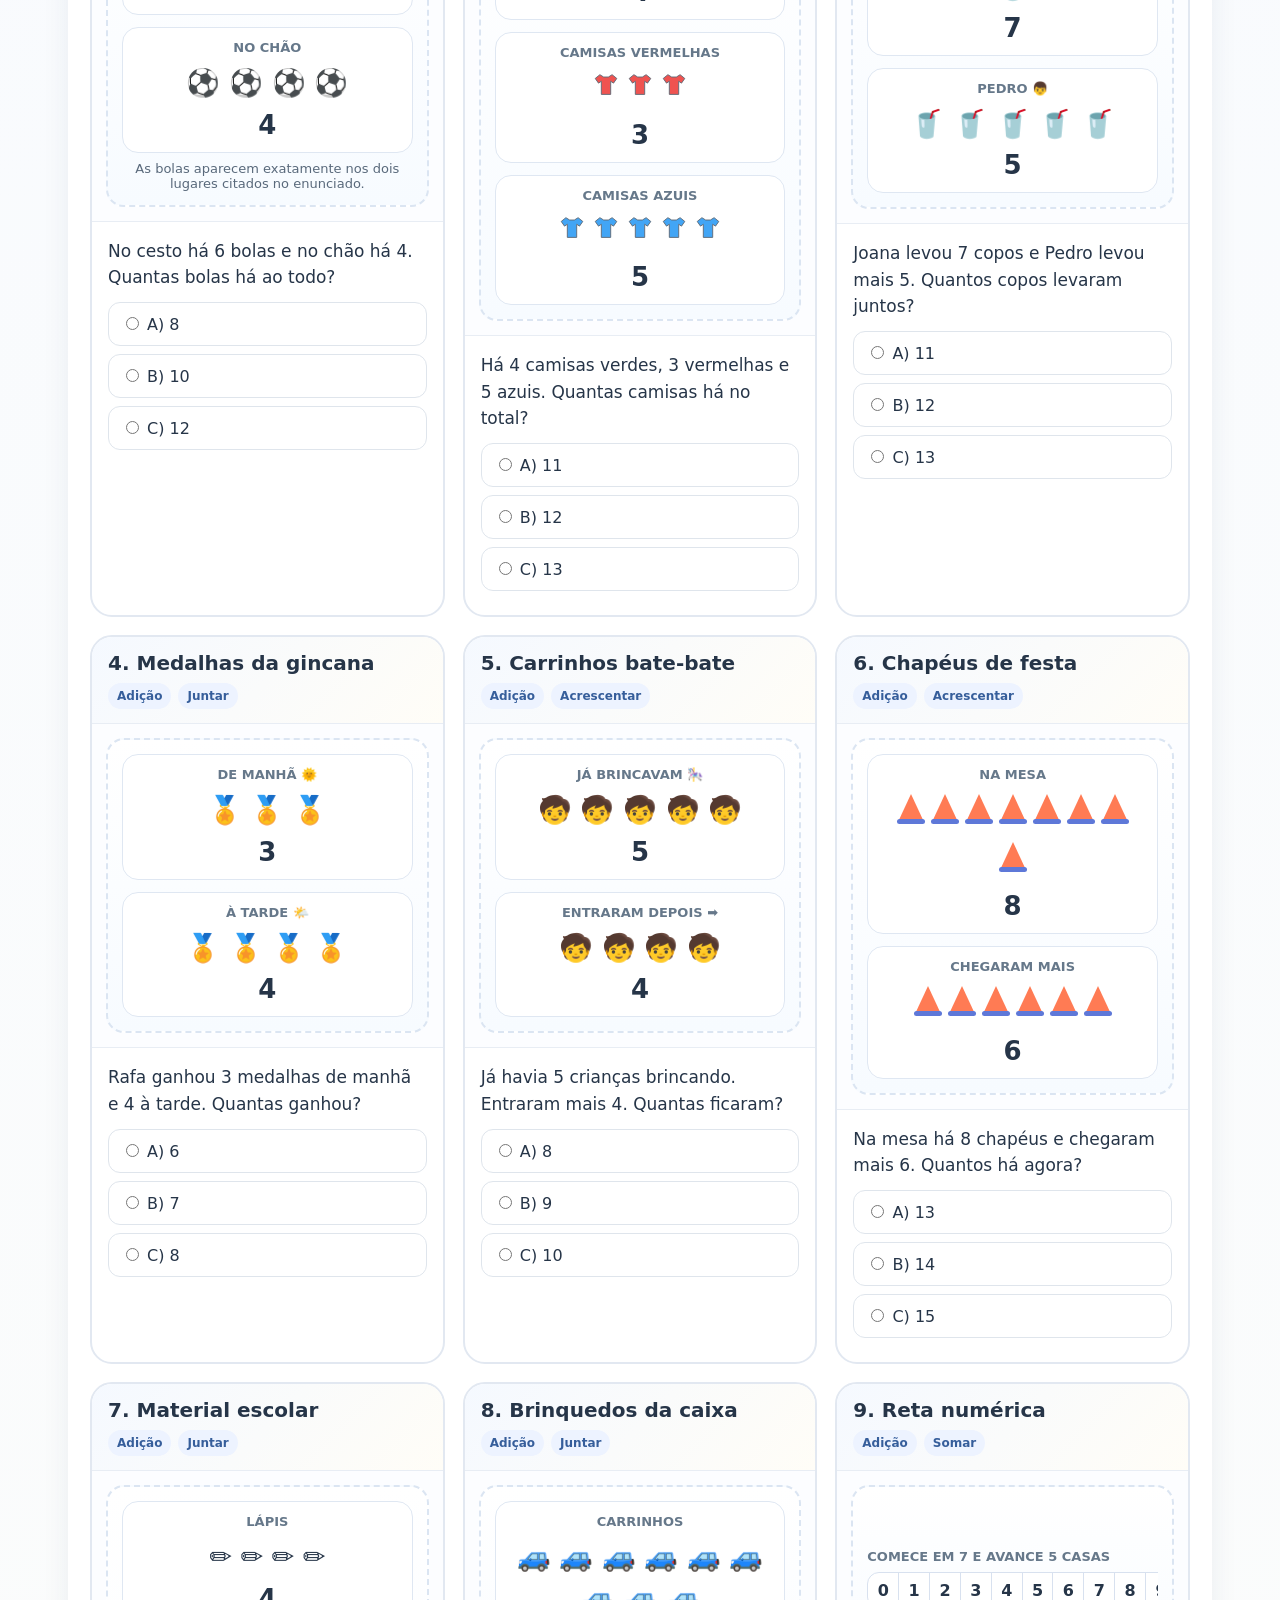
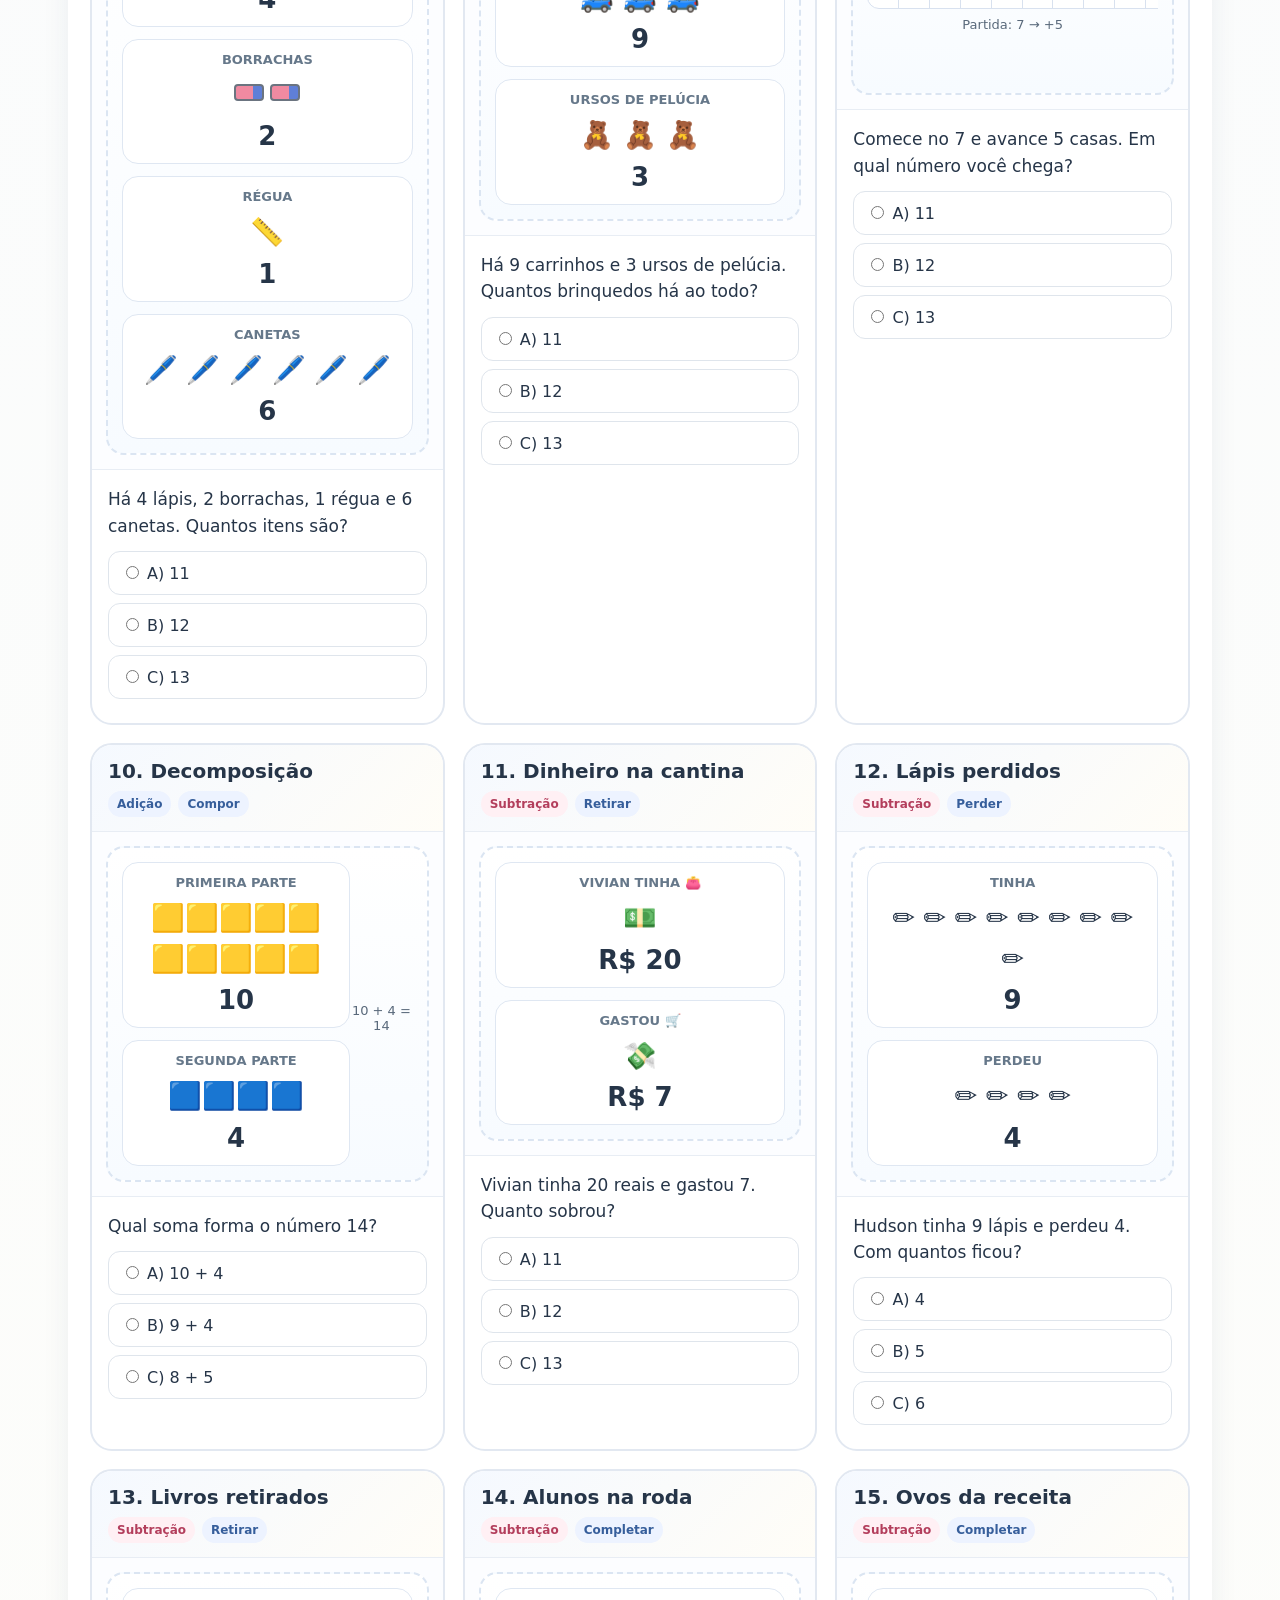
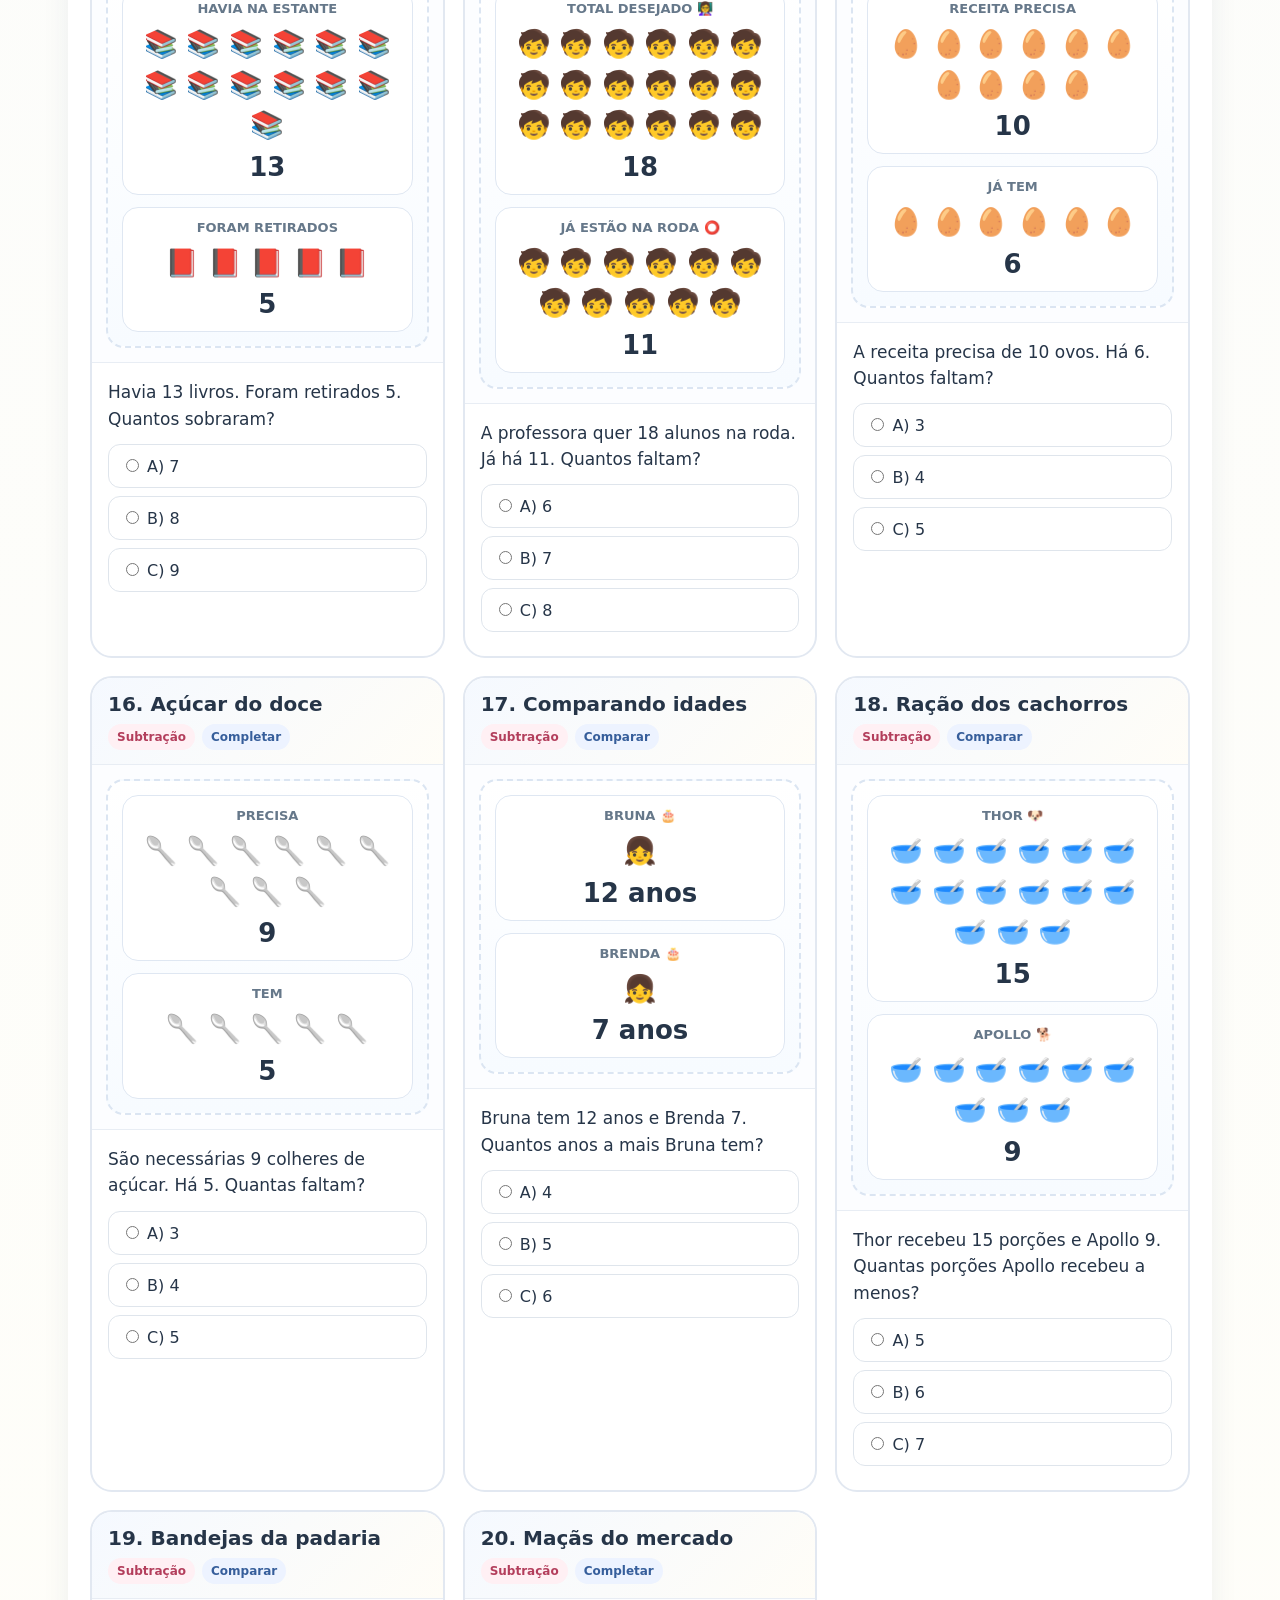
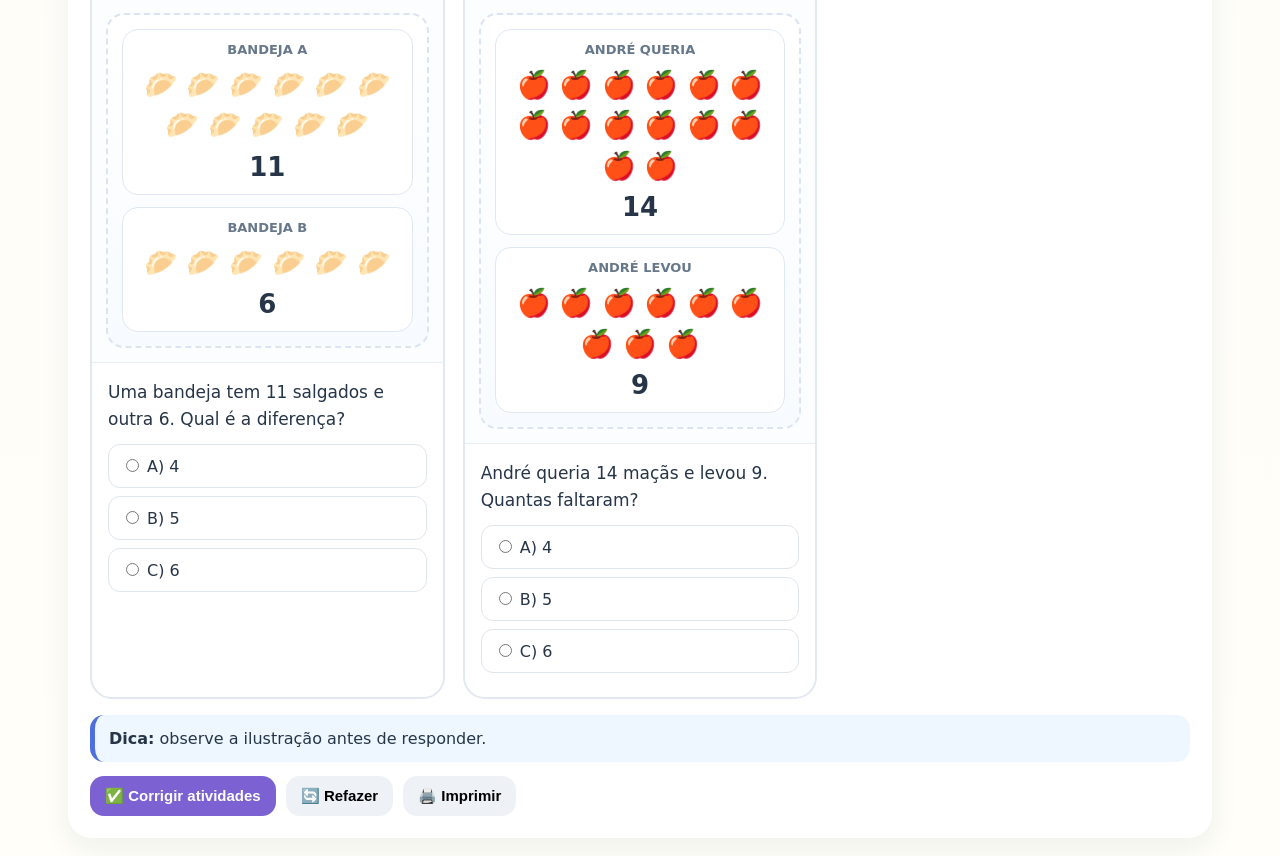
<file: matematica.html>
<!doctype html><html lang="pt-BR"><head><meta charset="utf-8"><meta name="viewport" content="width=device-width,initial-scale=1"><meta name="theme-color" content="#4f6fdc"><title>Matemática — Adição e Subtração</title><link rel="stylesheet" href="styles.css"></head><body><main><nav class="topnav"><a href="index.html">🏠 Início</a><a class="active" href="matematica.html">➕ Matemática</a><a href="portugues.html">📚 Português</a><a href="ensino-religioso.html">🙏 Ensino Religioso</a></nav><section class="hero"><span class="badge">📘 Material interativo completo</span><h1>Matemática — Adição e Subtração</h1><p>Estudo inspirado nas páginas 76 a 101 da apostila, com novas situações, novos valores e ilustrações próprias. Todas as atividades foram revisadas para que o desenho combine com o enunciado.</p></section><section class="section summary"><h2>Resumo conferido com a apostila</h2><div class="cards"><div class="info"><h3>➕ Juntar</h3><p>Reunir duas ou mais quantidades.</p><div class="example"><strong>Exemplo:</strong> 4 bolas + 3 bolas = <strong>7 bolas</strong>.</div></div><div class="info"><h3>➕ Acrescentar</h3><p>Colocar mais elementos em uma quantidade que já existe.</p><div class="example"><strong>Exemplo:</strong> havia 5 crianças e chegaram mais 2. Então, <strong>5 + 2 = 7</strong>.</div></div><div class="info"><h3>➕ Símbolos da adição</h3><p><strong>+</strong> significa “mais” e <strong>=</strong> significa “igual a”.</p><div class="example"><strong>Exemplo:</strong> 3 + 5 = <strong>8</strong>.</div></div><div class="info"><h3>🧠 Fatos básicos da adição</h3><p>São adições simples com parcelas entre 0 e 9, úteis para o cálculo mental.</p><div class="example"><strong>Exemplos:</strong> 2 + 4 = 6; 5 + 3 = 8; 7 + 2 = 9.</div></div><div class="info"><h3>➖ Perder</h3><p>Usar a subtração para descobrir quanto restou depois de uma perda.</p><div class="example"><strong>Exemplo:</strong> tinha 8 lápis e perdi 3. Então, <strong>8 − 3 = 5</strong>.</div></div><div class="info"><h3>➖ Retirar</h3><p>Tirar uma parte de uma quantidade.</p><div class="example"><strong>Exemplo:</strong> havia 10 livros e foram retirados 4. Então, <strong>10 − 4 = 6</strong>.</div></div><div class="info"><h3>🧩 Completar</h3><p>Descobrir quanto falta para chegar a uma quantidade desejada.</p><div class="example"><strong>Exemplo:</strong> preciso de 12 ovos e tenho 8. Faltam <strong>12 − 8 = 4</strong>.</div></div><div class="info"><h3>⚖️ Comparar</h3><p>Descobrir quanto uma quantidade tem a mais ou a menos que outra.</p><div class="example"><strong>Exemplo:</strong> Ana tem 11 figurinhas e Bia tem 7. A diferença é <strong>11 − 7 = 4</strong>.</div></div><div class="info"><h3>➖ Símbolos da subtração</h3><p><strong>−</strong> significa “menos” e <strong>=</strong> significa “igual a”.</p><div class="example"><strong>Exemplo:</strong> 5 − 3 = <strong>2</strong>.</div></div><div class="info"><h3>📏 Reta numerada</h3><p>Na adição avançamos; na subtração voltamos.</p><div class="example"><strong>Exemplos:</strong> 6 + 3: 6 → 7 → 8 → <strong>9</strong>. 9 − 2: 9 → 8 → <strong>7</strong>.</div></div><div class="info"><h3>🔢 Composição e decomposição</h3><p>Separar ou juntar partes de um número pode facilitar os cálculos.</p><div class="example"><strong>Exemplos:</strong> 14 = <strong>10 + 4</strong>; 18 = <strong>10 + 8</strong>.</div></div><div class="info"><h3>0️⃣ O zero nas operações</h3><p>Somar zero ou retirar zero não muda a quantidade.</p><div class="example"><strong>Exemplos:</strong> 7 + 0 = <strong>7</strong> e 9 − 0 = <strong>9</strong>.</div></div></div></section><section class="section"><h2>Atividades com ilustrações</h2><p>Escolha as respostas e depois clique em <strong>Corrigir atividades</strong>.</p><div class="filters"><button type="button" class="filter active" onclick="filtrar('Todos',this)">Todas</button><button type="button" class="filter" onclick="filtrar('Adição',this)">Só adição</button><button type="button" class="filter" onclick="filtrar('Subtração',this)">Só subtração</button></div><form id="quiz"><div id="grid" class="quiz-grid"></div><div class="note"><strong>Dica:</strong> observe a ilustração antes de responder.</div><div class="actions"><button type="button" class="primary" onclick="corrigir()">✅ Corrigir atividades</button><button type="reset" class="secondary" onclick="refazer()">🔄 Refazer</button><button type="button" class="secondary" onclick="window.print()">🖨️ Imprimir</button></div><div id="result"></div></form></section></main><script src="app.js"></script></body></html>
</file>
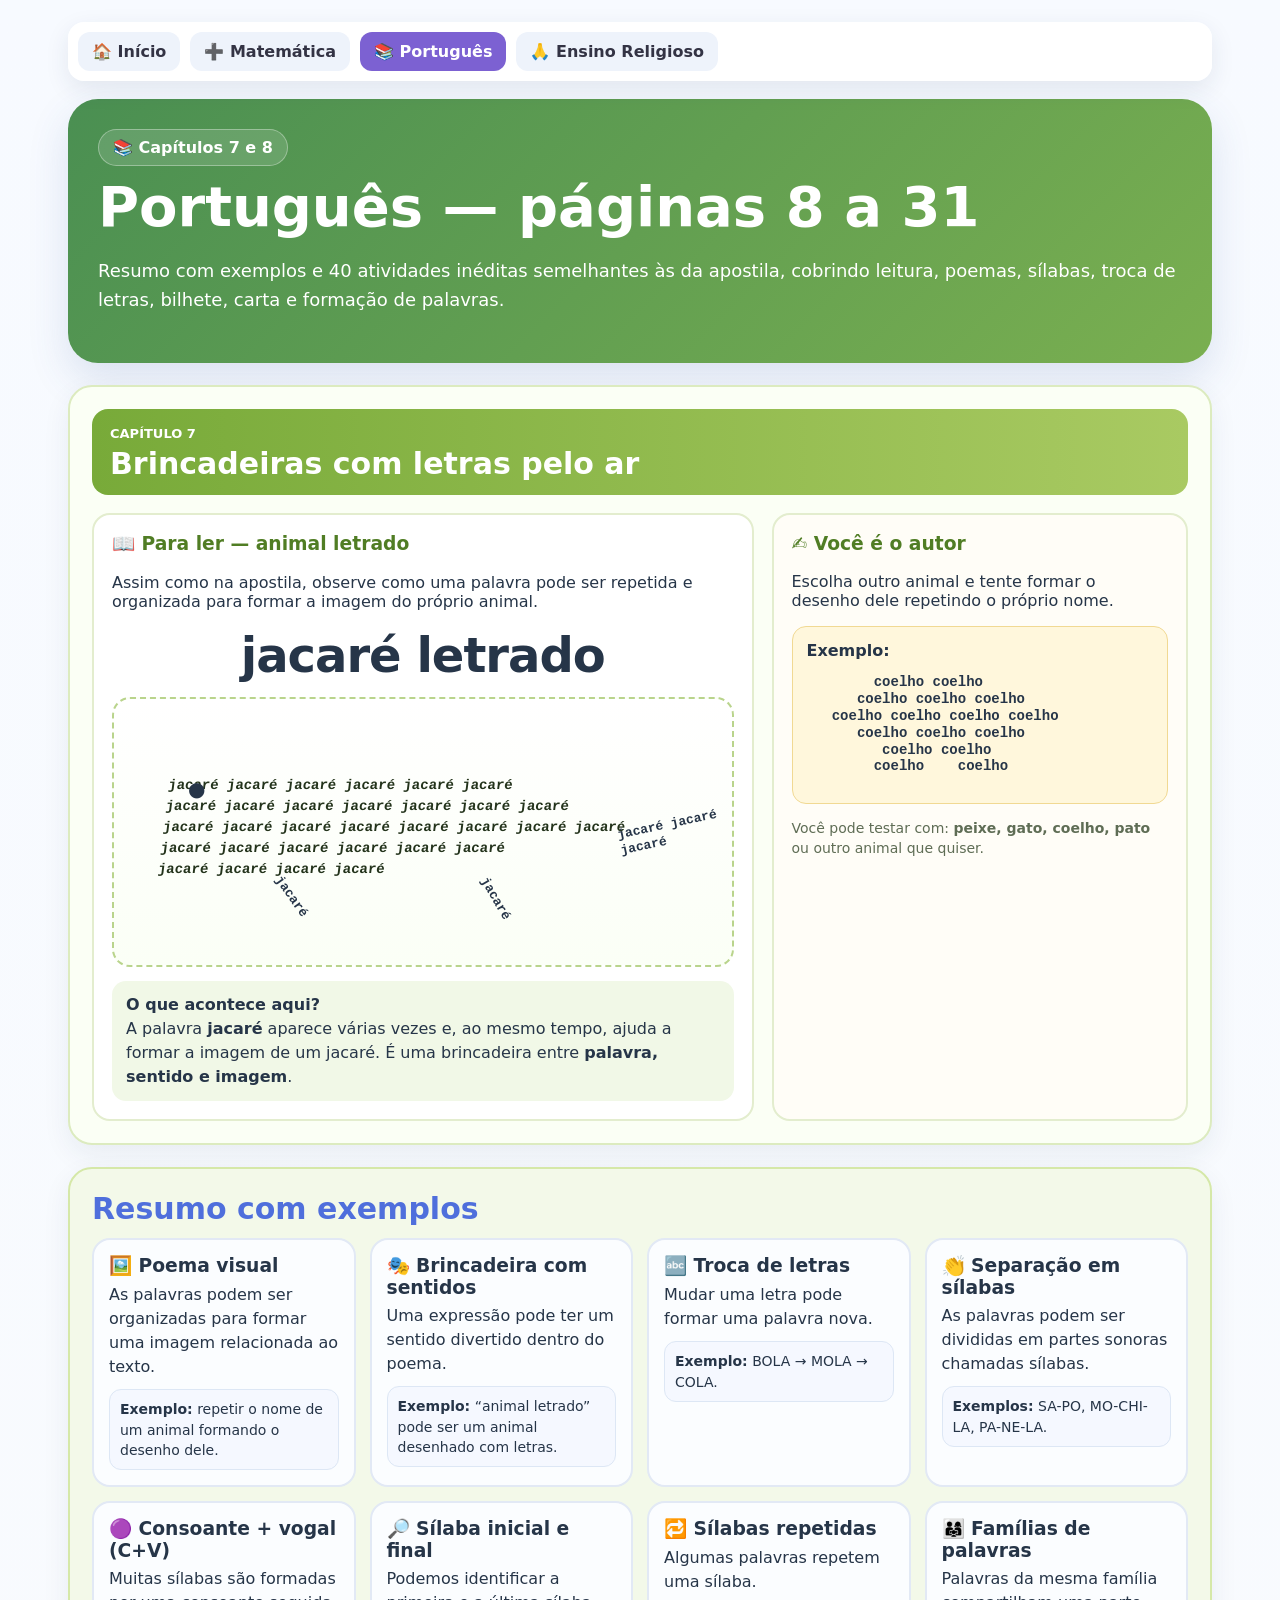
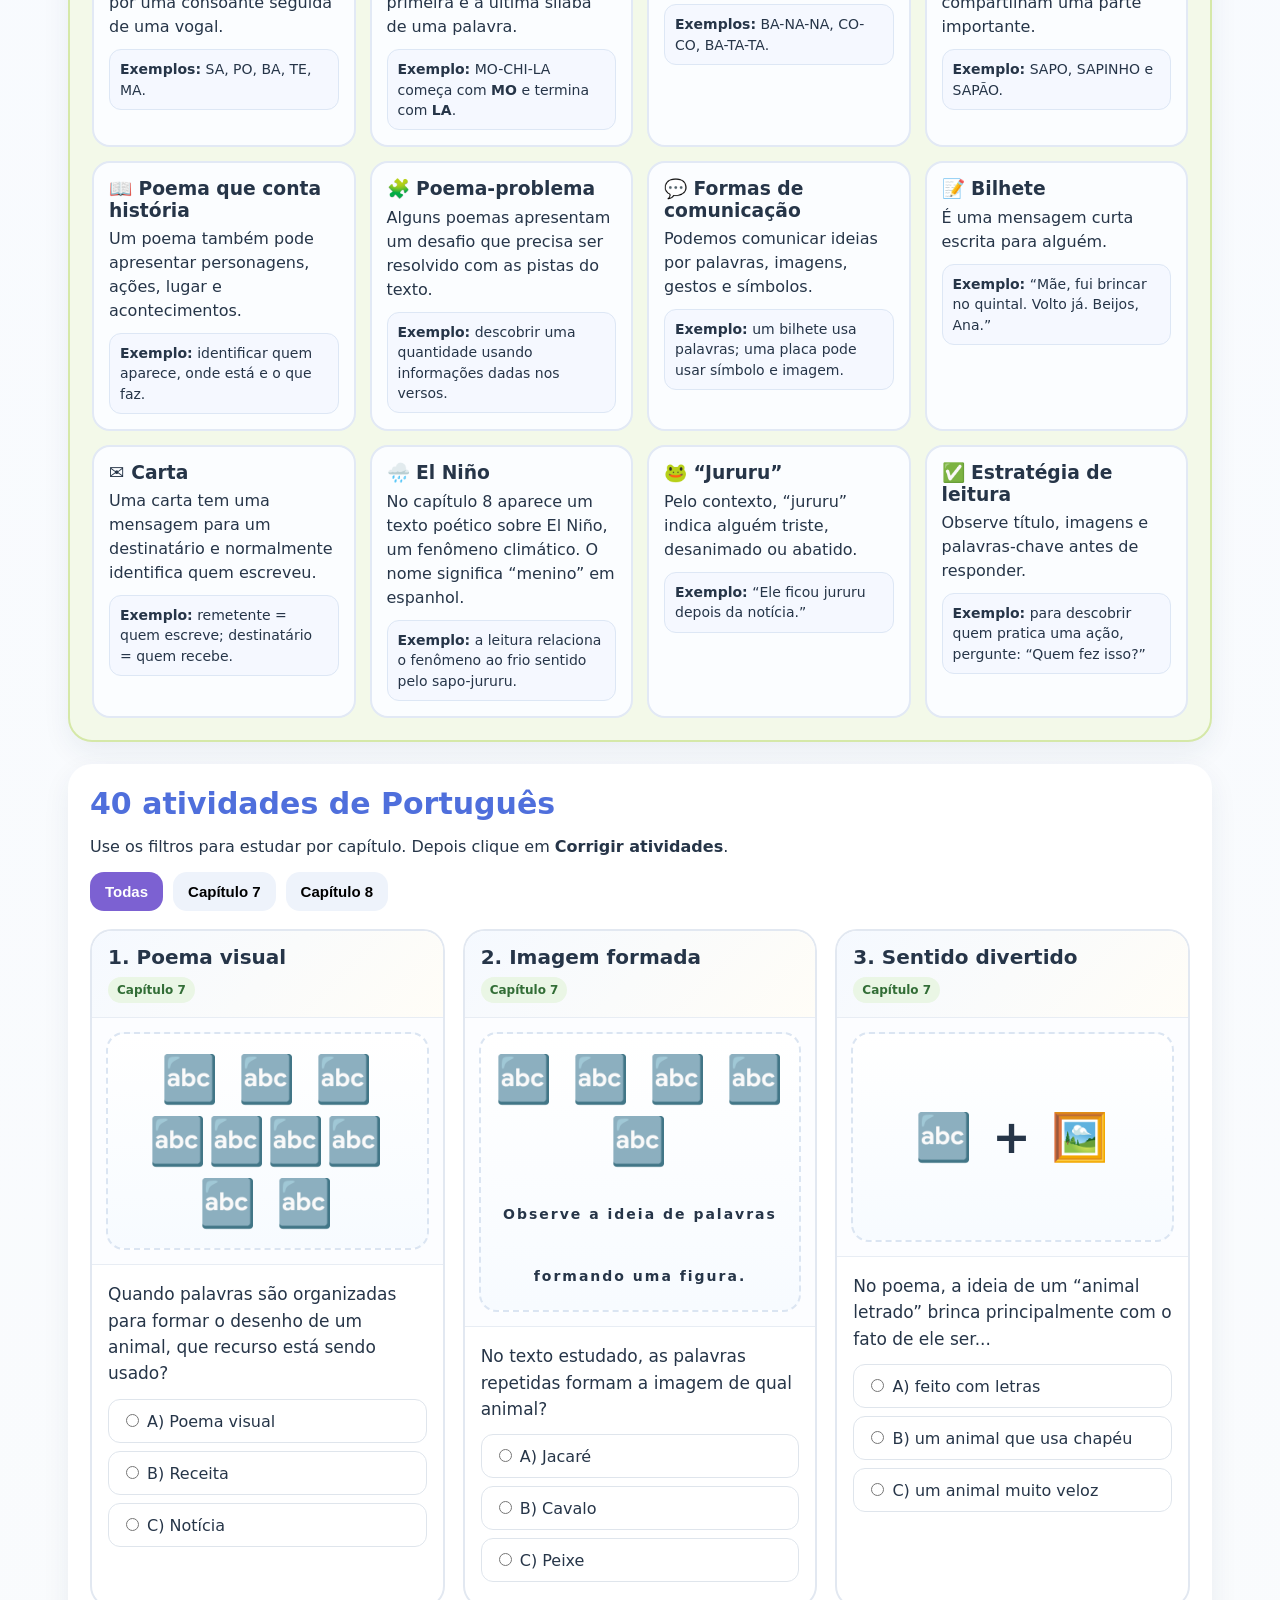
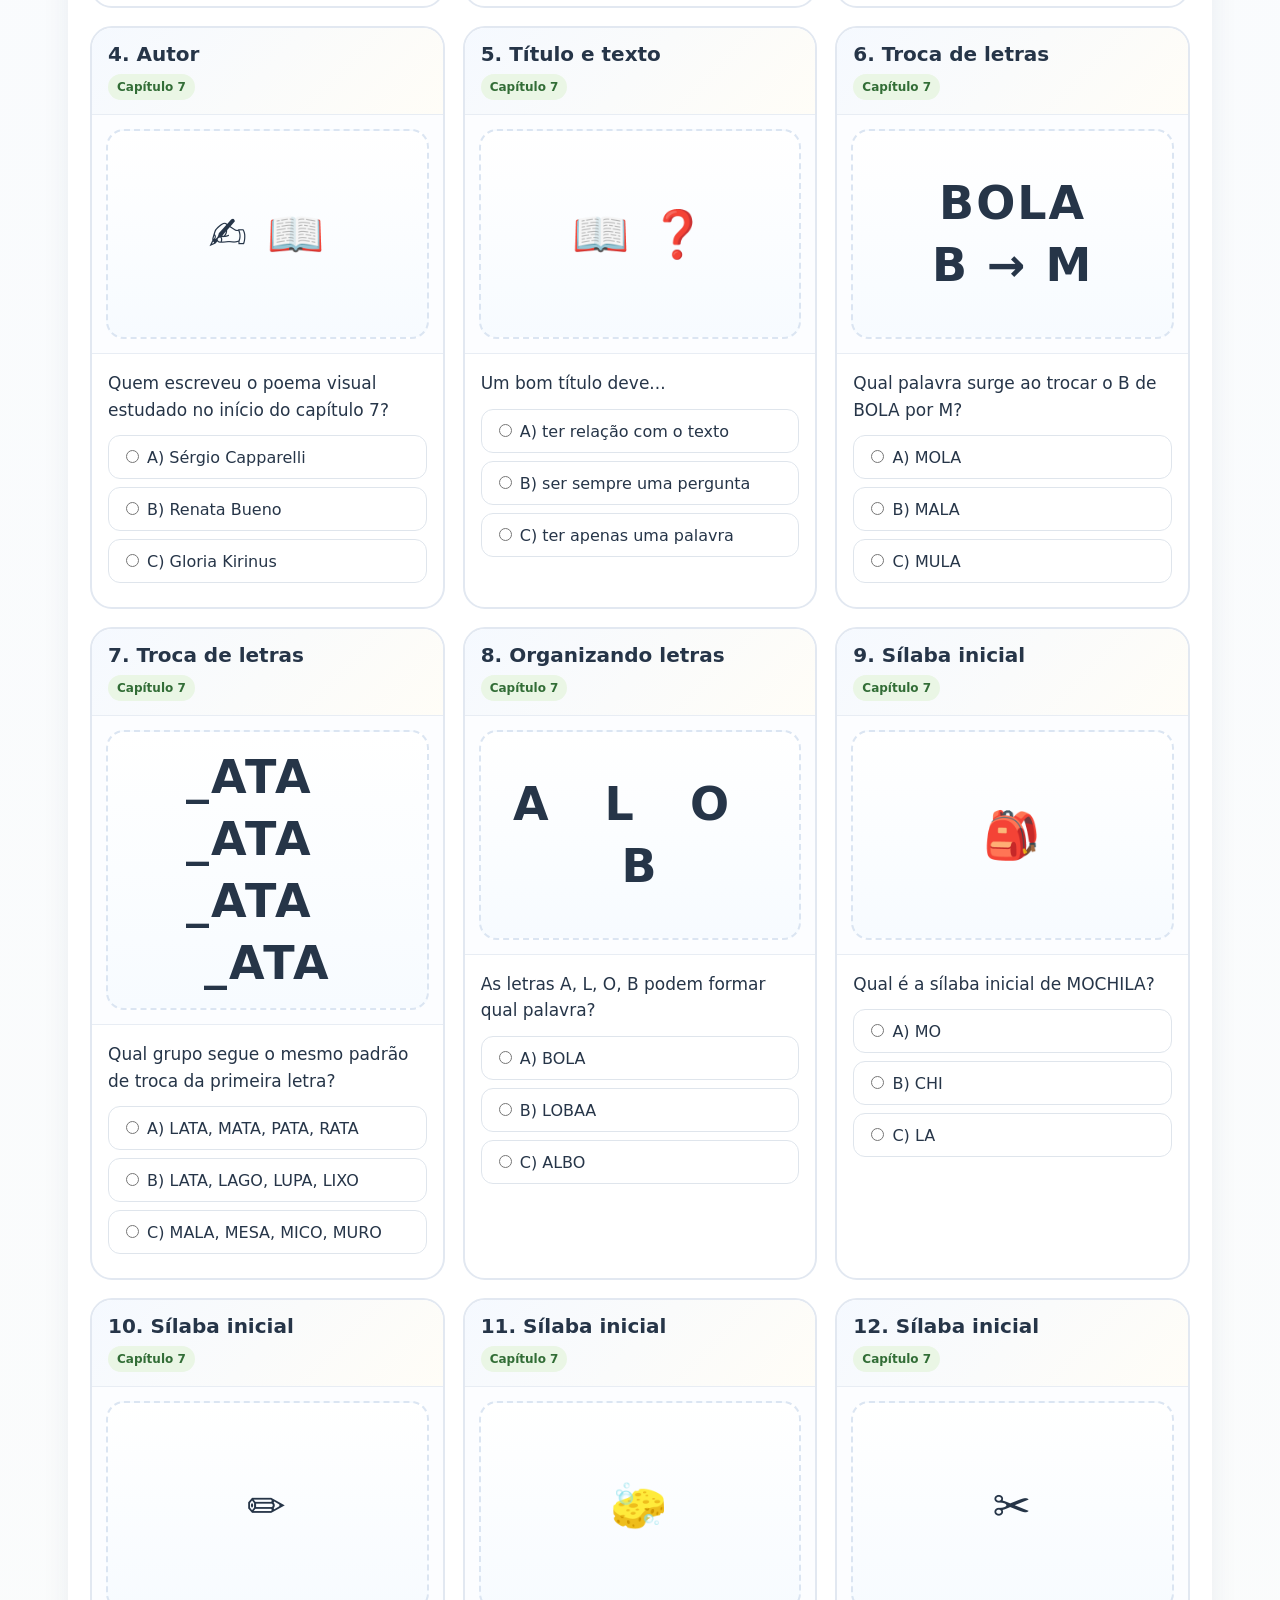
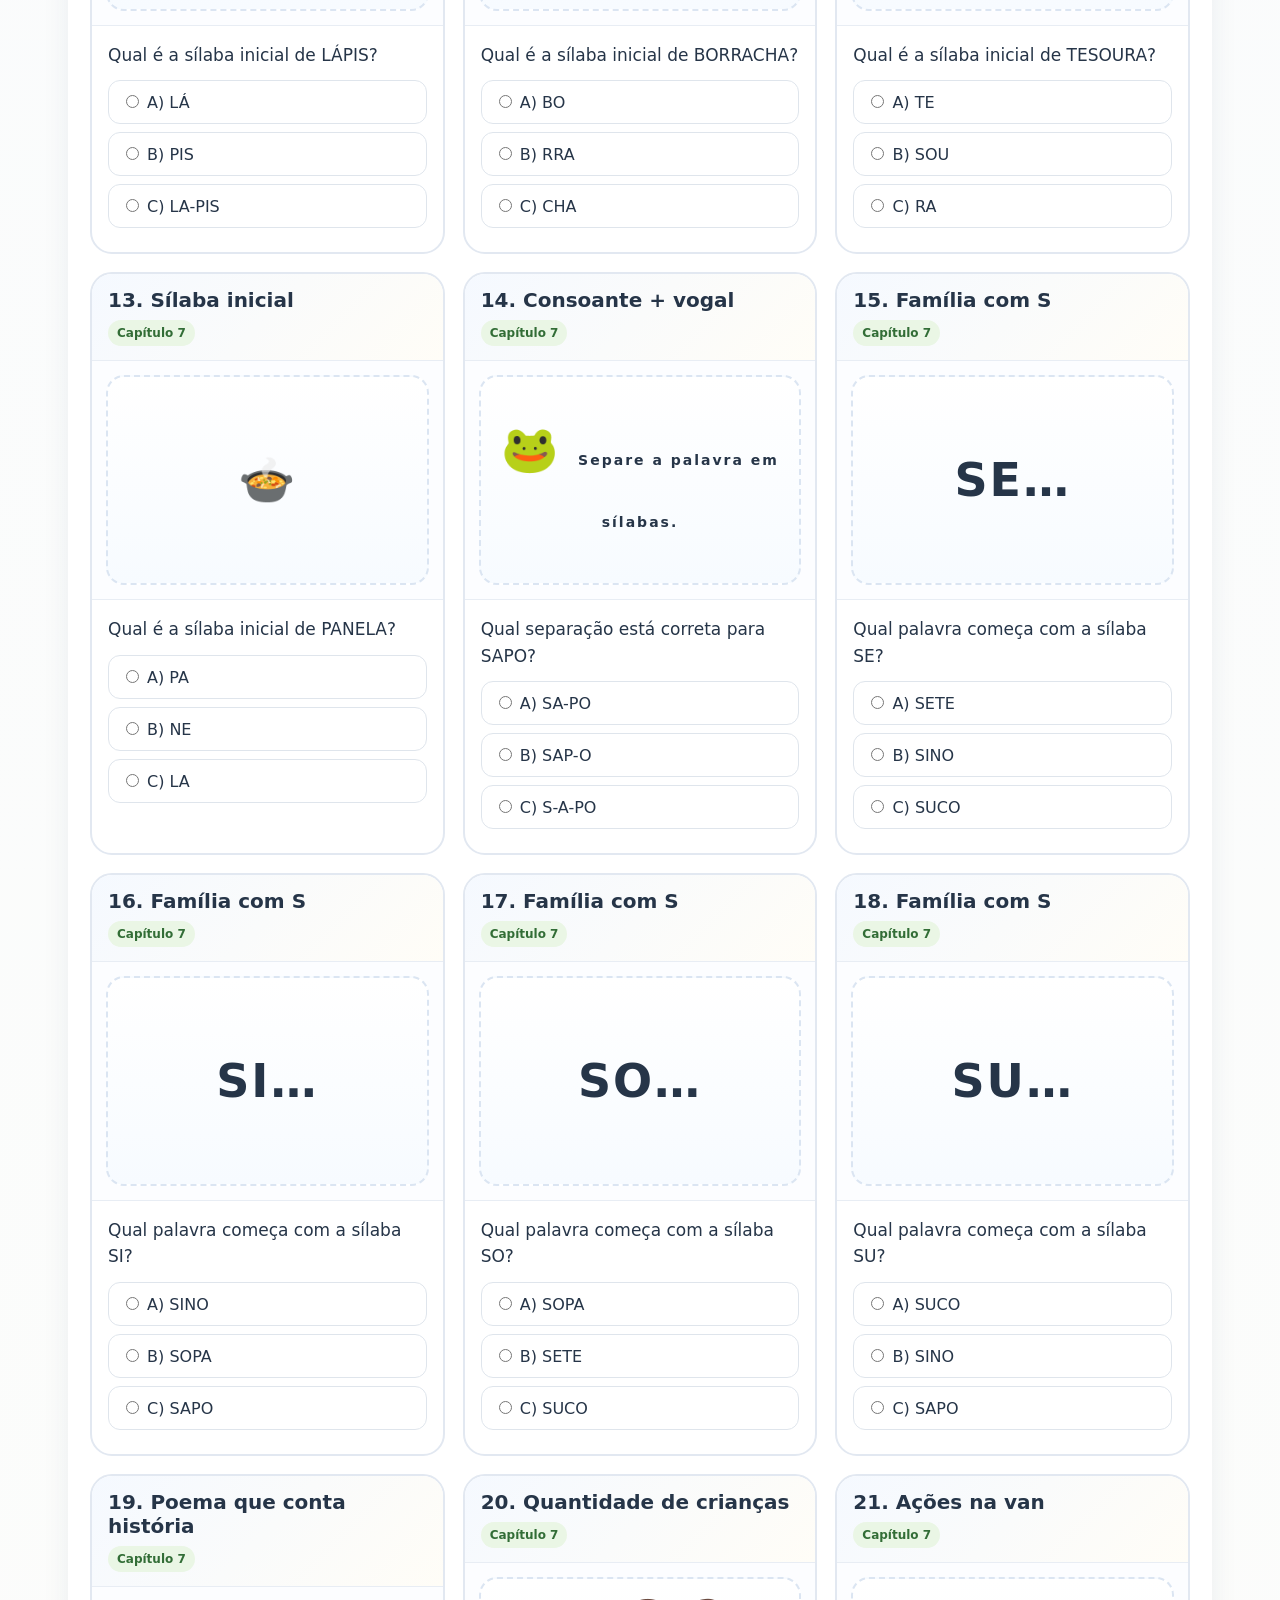
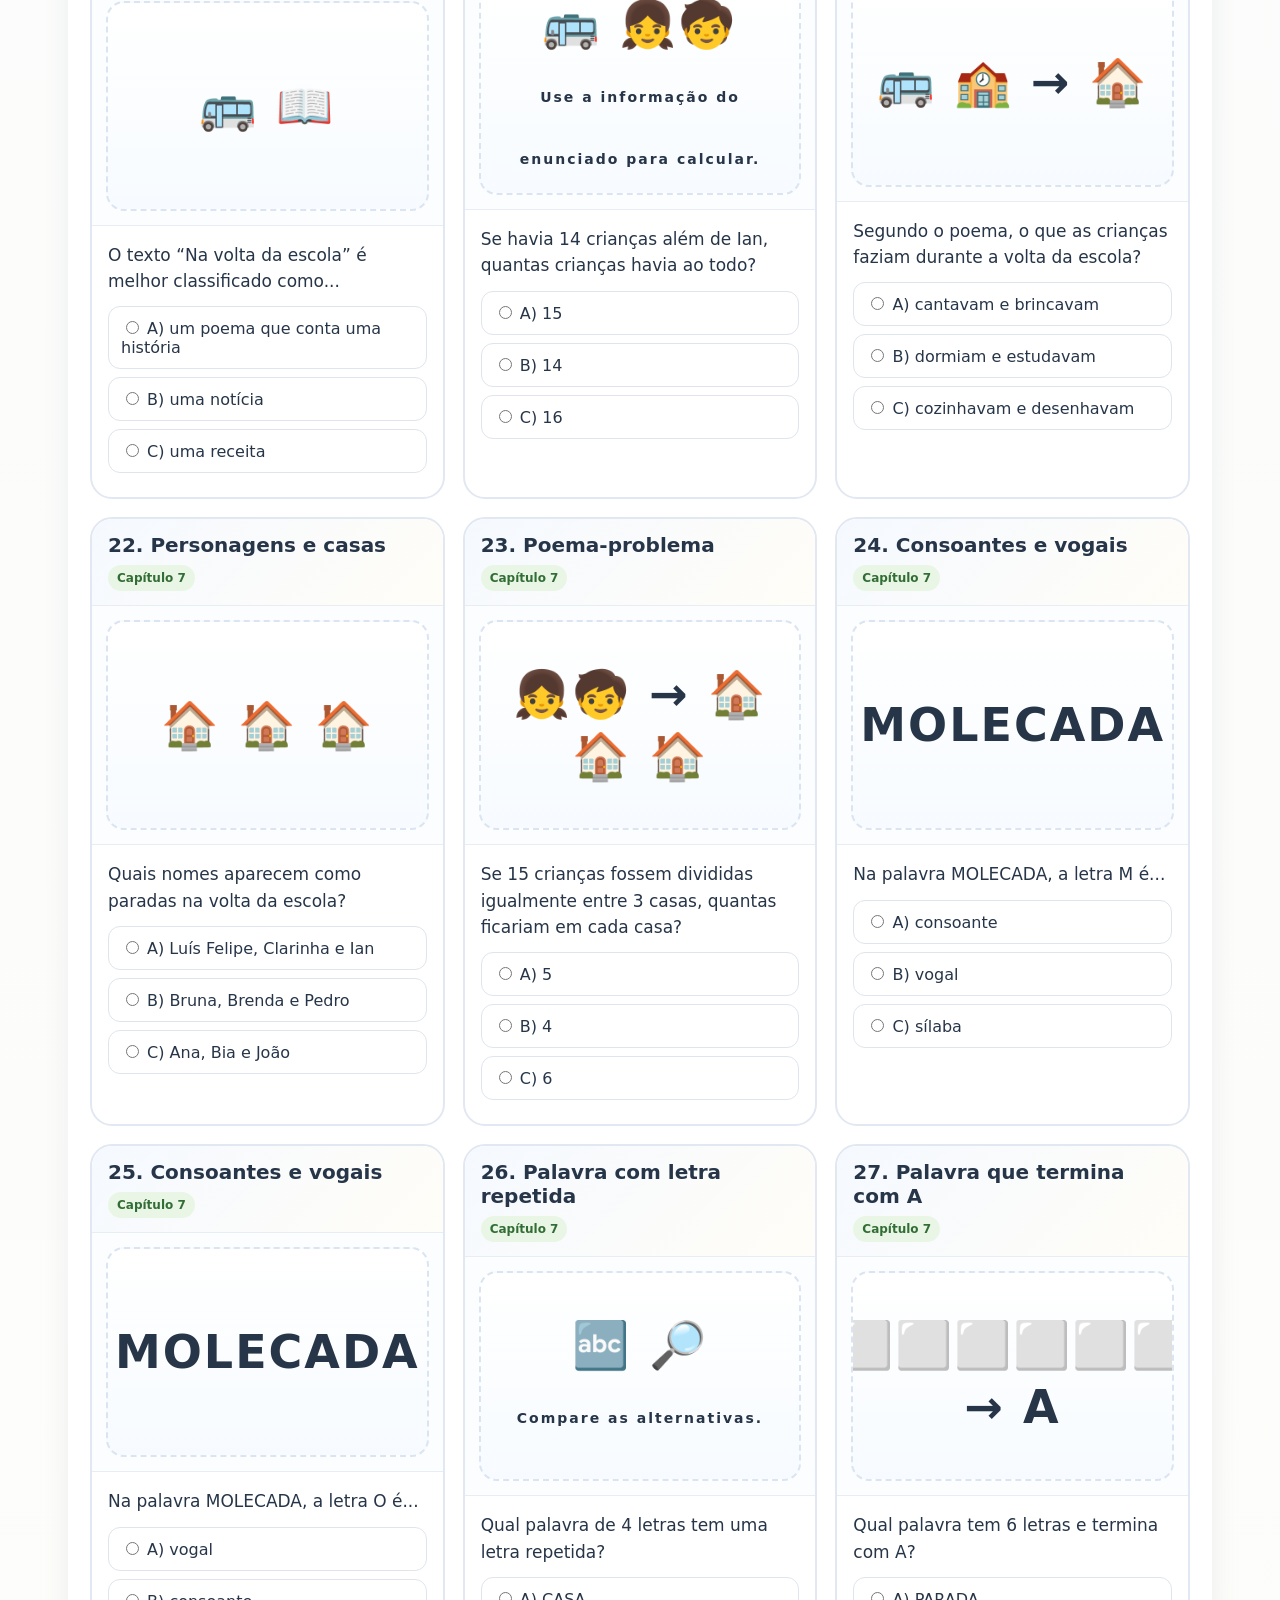
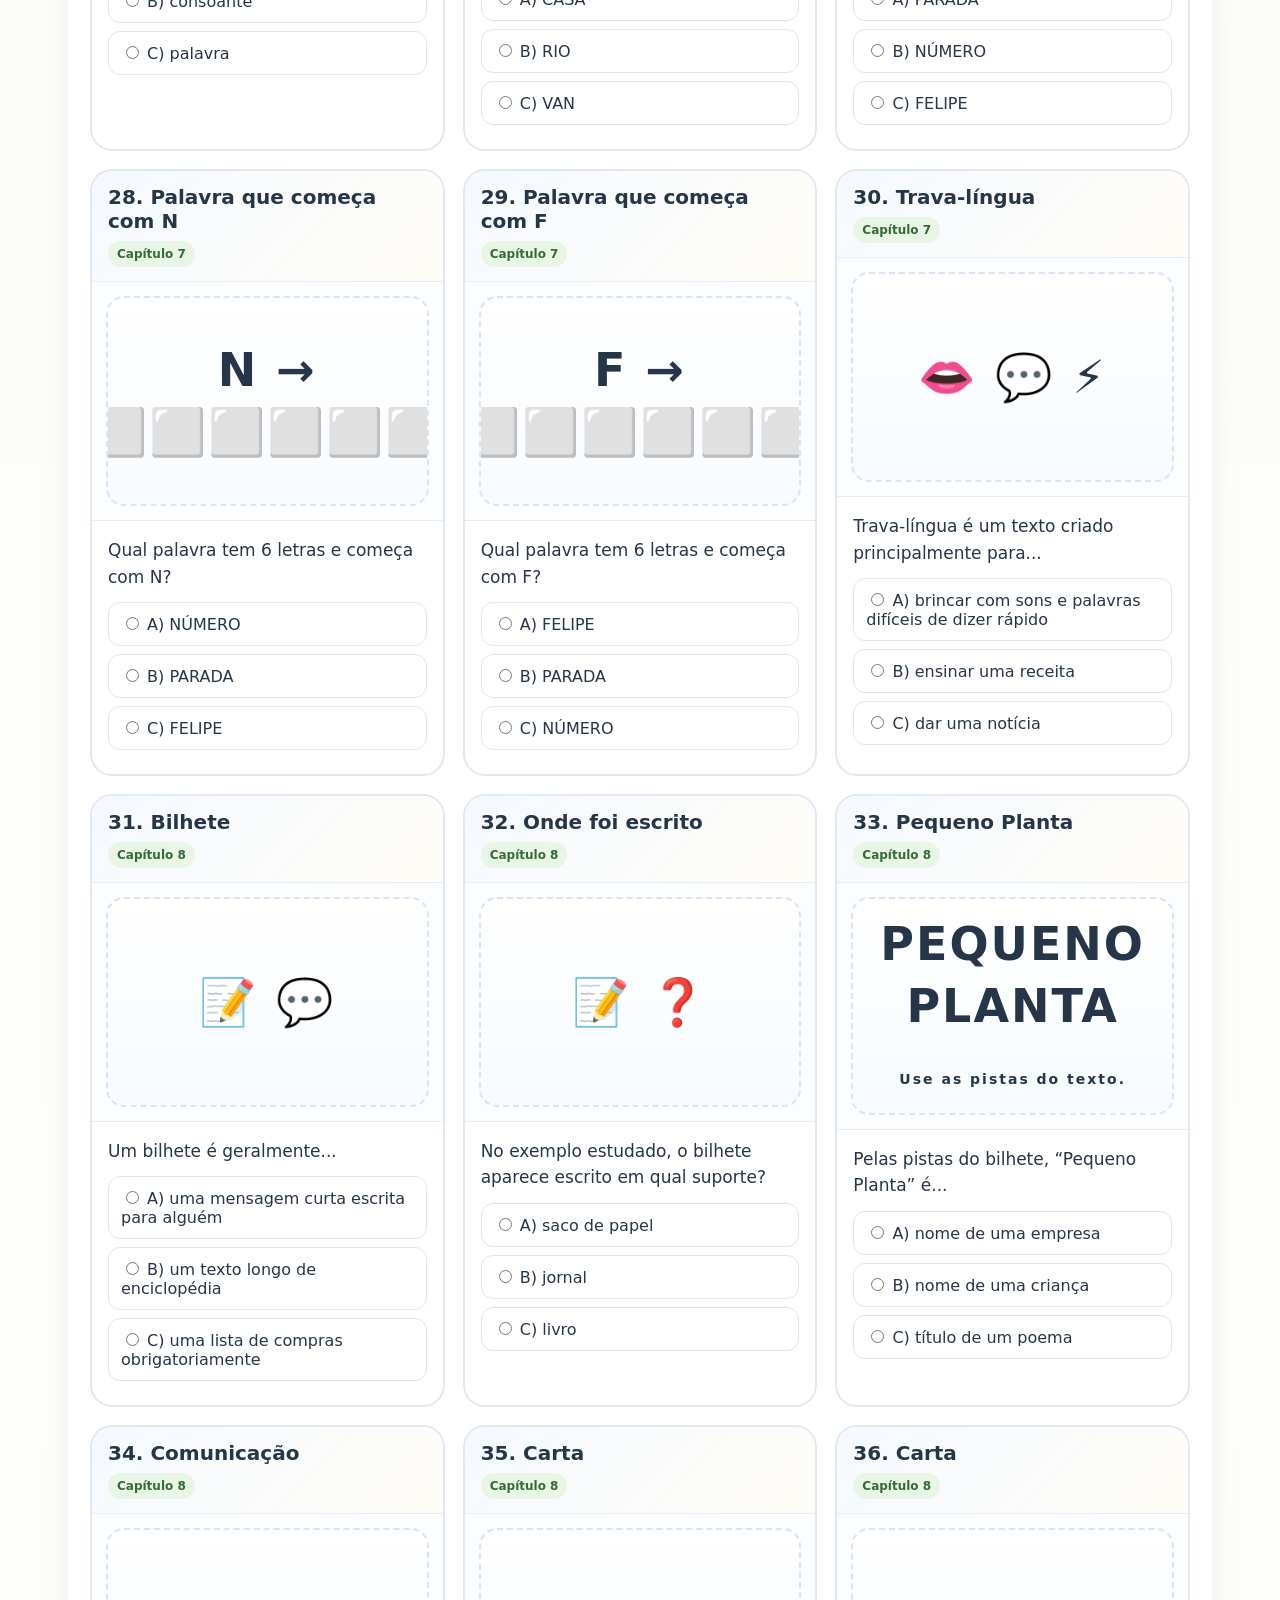
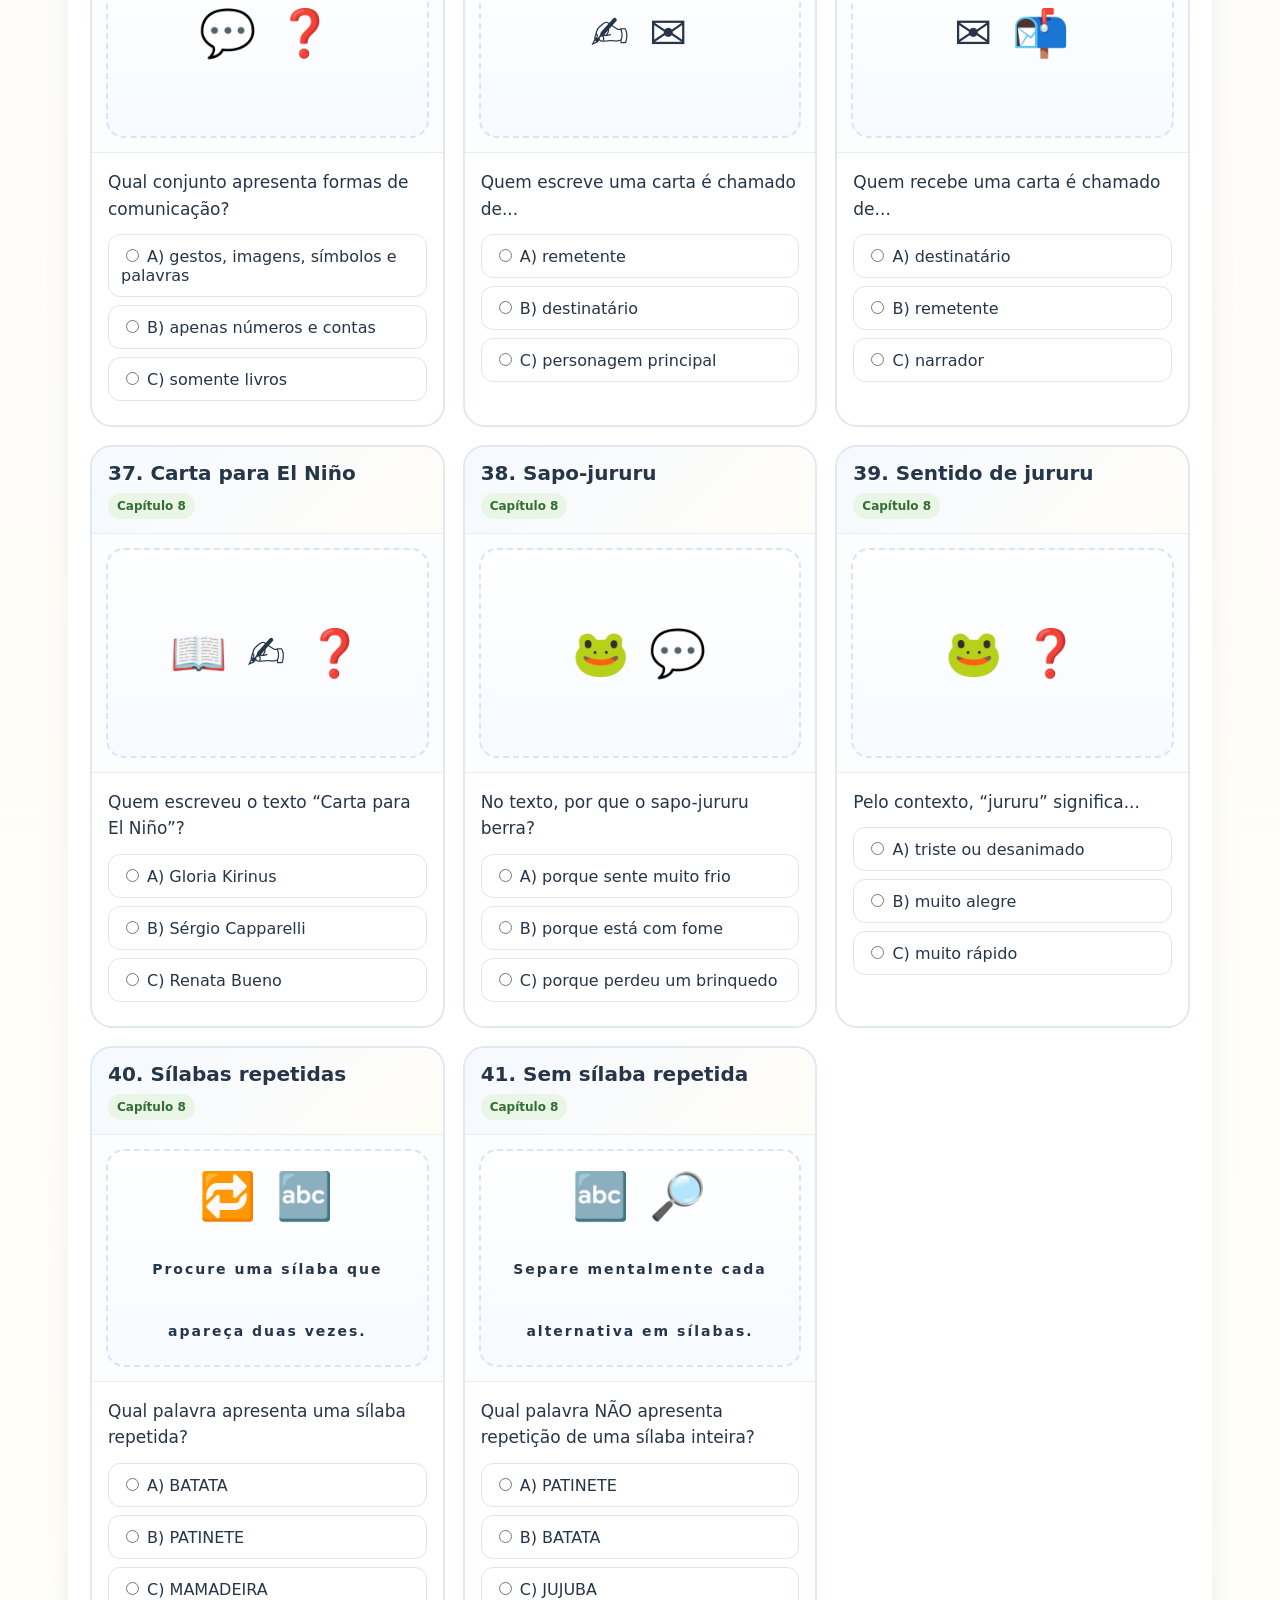
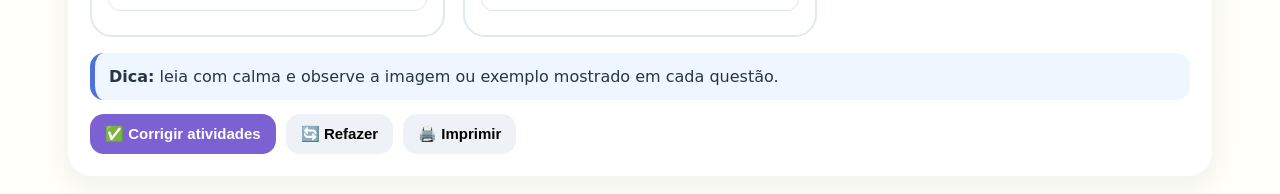
<file: portugues.html>
<!doctype html><html lang="pt-BR"><head><meta charset="utf-8"><meta name="viewport" content="width=device-width,initial-scale=1"><meta name="theme-color" content="#4f8b4f"><title>Português — Capítulos 7 e 8</title><link rel="stylesheet" href="styles.css"><link rel="stylesheet" href="extras.css"></head><body><main><nav class="topnav"><a href="index.html">🏠 Início</a><a href="matematica.html">➕ Matemática</a><a class="active" href="portugues.html">📚 Português</a><a href="ensino-religioso.html">🙏 Ensino Religioso</a></nav><section class="hero hero-port"><span class="badge">📚 Capítulos 7 e 8</span><h1>Português — páginas 8 a 31</h1><p>Resumo com exemplos e 40 atividades inéditas semelhantes às da apostila, cobrindo leitura, poemas, sílabas, troca de letras, bilhete, carta e formação de palavras.</p></section><section class="section animal-section"><div class="animal-head"><span>CAPÍTULO 7</span><h2>Brincadeiras com letras pelo ar</h2></div><div class="animal-grid"><div class="animal-card"><h3>📖 Para ler — animal letrado</h3><p>Assim como na apostila, observe como uma palavra pode ser repetida e organizada para formar a imagem do próprio animal.</p><div class="animal-title">jacaré letrado</div><div class="jacare-letrado" aria-label="Jacaré formado pela repetição da palavra jacaré"><div class="jacare-body"><span>jacaré jacaré jacaré jacaré jacaré jacaré</span><span>jacaré jacaré jacaré jacaré jacaré jacaré jacaré</span><span>jacaré jacaré jacaré jacaré jacaré jacaré jacaré jacaré</span><span>jacaré jacaré jacaré jacaré jacaré jacaré</span><span>jacaré jacaré jacaré jacaré</span></div><div class="jacare-tail">jacaré jacaré<br>jacaré</div><div class="jacare-legs leg1">jacaré</div><div class="jacare-legs leg2">jacaré</div><div class="jacare-eye">●</div></div><div class="animal-explain"><strong>O que acontece aqui?</strong><br>A palavra <strong>jacaré</strong> aparece várias vezes e, ao mesmo tempo, ajuda a formar a imagem de um jacaré. É uma brincadeira entre <strong>palavra, sentido e imagem</strong>.</div></div><div class="animal-card author-card"><h3>✍️ Você é o autor</h3><p>Escolha outro animal e tente formar o desenho dele repetindo o próprio nome.</p><div class="author-example"><strong>Exemplo:</strong><pre>        coelho coelho
      coelho coelho coelho
   coelho coelho coelho coelho
      coelho coelho coelho
         coelho coelho
        coelho    coelho</pre></div><p class="small-help">Você pode testar com: <strong>peixe, gato, coelho, pato</strong> ou outro animal que quiser.</p></div></div></section><section class="section summary port-summary"><h2>Resumo com exemplos</h2><div class="cards"><div class="info"><h3>🖼️ Poema visual</h3><p>As palavras podem ser organizadas para formar uma imagem relacionada ao texto.</p><div class="example"><strong>Exemplo:</strong> repetir o nome de um animal formando o desenho dele.</div></div><div class="info"><h3>🎭 Brincadeira com sentidos</h3><p>Uma expressão pode ter um sentido divertido dentro do poema.</p><div class="example"><strong>Exemplo:</strong> “animal letrado” pode ser um animal desenhado com letras.</div></div><div class="info"><h3>🔤 Troca de letras</h3><p>Mudar uma letra pode formar uma palavra nova.</p><div class="example"><strong>Exemplo:</strong> BOLA → MOLA → COLA.</div></div><div class="info"><h3>👏 Separação em sílabas</h3><p>As palavras podem ser divididas em partes sonoras chamadas sílabas.</p><div class="example"><strong>Exemplos:</strong> SA-PO, MO-CHI-LA, PA-NE-LA.</div></div><div class="info"><h3>🟣 Consoante + vogal (C+V)</h3><p>Muitas sílabas são formadas por uma consoante seguida de uma vogal.</p><div class="example"><strong>Exemplos:</strong> SA, PO, BA, TE, MA.</div></div><div class="info"><h3>🔎 Sílaba inicial e final</h3><p>Podemos identificar a primeira e a última sílaba de uma palavra.</p><div class="example"><strong>Exemplo:</strong> MO-CHI-LA começa com <strong>MO</strong> e termina com <strong>LA</strong>.</div></div><div class="info"><h3>🔁 Sílabas repetidas</h3><p>Algumas palavras repetem uma sílaba.</p><div class="example"><strong>Exemplos:</strong> BA-NA-NA, CO-CO, BA-TA-TA.</div></div><div class="info"><h3>👨‍👩‍👧 Famílias de palavras</h3><p>Palavras da mesma família compartilham uma parte importante.</p><div class="example"><strong>Exemplo:</strong> SAPO, SAPINHO e SAPÃO.</div></div><div class="info"><h3>📖 Poema que conta história</h3><p>Um poema também pode apresentar personagens, ações, lugar e acontecimentos.</p><div class="example"><strong>Exemplo:</strong> identificar quem aparece, onde está e o que faz.</div></div><div class="info"><h3>🧩 Poema-problema</h3><p>Alguns poemas apresentam um desafio que precisa ser resolvido com as pistas do texto.</p><div class="example"><strong>Exemplo:</strong> descobrir uma quantidade usando informações dadas nos versos.</div></div><div class="info"><h3>💬 Formas de comunicação</h3><p>Podemos comunicar ideias por palavras, imagens, gestos e símbolos.</p><div class="example"><strong>Exemplo:</strong> um bilhete usa palavras; uma placa pode usar símbolo e imagem.</div></div><div class="info"><h3>📝 Bilhete</h3><p>É uma mensagem curta escrita para alguém.</p><div class="example"><strong>Exemplo:</strong> “Mãe, fui brincar no quintal. Volto já. Beijos, Ana.”</div></div><div class="info"><h3>✉️ Carta</h3><p>Uma carta tem uma mensagem para um destinatário e normalmente identifica quem escreveu.</p><div class="example"><strong>Exemplo:</strong> remetente = quem escreve; destinatário = quem recebe.</div></div><div class="info"><h3>🌧️ El Niño</h3><p>No capítulo 8 aparece um texto poético sobre El Niño, um fenômeno climático. O nome significa “menino” em espanhol.</p><div class="example"><strong>Exemplo:</strong> a leitura relaciona o fenômeno ao frio sentido pelo sapo-jururu.</div></div><div class="info"><h3>🐸 “Jururu”</h3><p>Pelo contexto, “jururu” indica alguém triste, desanimado ou abatido.</p><div class="example"><strong>Exemplo:</strong> “Ele ficou jururu depois da notícia.”</div></div><div class="info"><h3>✅ Estratégia de leitura</h3><p>Observe título, imagens e palavras-chave antes de responder.</p><div class="example"><strong>Exemplo:</strong> para descobrir quem pratica uma ação, pergunte: “Quem fez isso?”</div></div></div></section><section class="section"><h2>40 atividades de Português</h2><p>Use os filtros para estudar por capítulo. Depois clique em <strong>Corrigir atividades</strong>.</p><div class="filters"><button type="button" class="filter active" onclick="filtrarPort('Todos',this)">Todas</button><button type="button" class="filter" onclick="filtrarPort('Capítulo 7',this)">Capítulo 7</button><button type="button" class="filter" onclick="filtrarPort('Capítulo 8',this)">Capítulo 8</button></div><form id="quizPort"><div id="gridPort" class="quiz-grid"></div><div class="note"><strong>Dica:</strong> leia com calma e observe a imagem ou exemplo mostrado em cada questão.</div><div class="actions"><button type="button" class="primary" onclick="corrigirPort()">✅ Corrigir atividades</button><button type="reset" class="secondary" onclick="refazerPort()">🔄 Refazer</button><button type="button" class="secondary" onclick="window.print()">🖨️ Imprimir</button></div><div id="resultPort"></div></form></section></main><script src="portugues40.js"></script></body></html>
</file>
<file: styles.css>
@import url('extras.css');:root{--b:#4f6fdc;--p:#7c61d2;--i:#263548;--m:#66788a;--l:#dfe7f2}*{box-sizing:border-box}body{margin:0;font-family:system-ui,-apple-system,Segoe UI,Roboto,Arial,sans-serif;background:linear-gradient(#f7faff,#fffef8);color:var(--i)}main{max-width:1180px;margin:auto;padding:18px}.hero{background:linear-gradient(135deg,var(--b),var(--p));color:#fff;border-radius:30px;padding:30px;box-shadow:0 16px 40px #39589a26}.hero h1{font-size:clamp(32px,5vw,56px);margin:8px 0 10px}.hero p{font-size:18px;line-height:1.6}.badge{display:inline-block;padding:8px 14px;border-radius:999px;background:#ffffff22;border:1px solid #ffffff55;font-weight:700}.section{margin-top:22px;background:#fff;border-radius:24px;padding:22px;box-shadow:0 10px 28px #22335512}.section h2{margin:0 0 12px;color:var(--b);font-size:30px}.cards{display:grid;grid-template-columns:repeat(auto-fit,minmax(230px,1fr));gap:14px}.info{border:2px solid #e2e9f5;border-radius:18px;padding:15px;background:#fbfdff}.info h3{margin:0 0 6px}.info p{margin:6px 0 0;line-height:1.5}.example{margin-top:10px;padding:9px 10px;border-radius:12px;background:#f5f8ff;border:1px solid #dde7f5;font-size:14px;line-height:1.45}.summary{background:#fff8d8;border:2px solid #ffe08a}.filters,.actions{display:flex;gap:10px;flex-wrap:wrap;margin-top:14px}button{cursor:pointer;border:0;border-radius:14px;padding:11px 15px;font-size:15px;font-weight:750}.filter{background:#eef3fb}.filter.active,.primary{background:var(--p);color:#fff}.secondary{background:#eef2f6}.quiz-grid{display:grid;grid-template-columns:repeat(auto-fit,minmax(335px,1fr));gap:18px;margin-top:18px}.qcard{border:2px solid #e2e8f1;border-radius:22px;overflow:hidden;background:#fff}.qhead{padding:14px 16px;background:linear-gradient(135deg,#f5f9ff,#fffdf7);border-bottom:1px solid #e8edf4}.qhead h3{margin:0;font-size:20px}.tags{display:flex;gap:7px;flex-wrap:wrap;margin-top:8px}.tag{font-size:12px;font-weight:750;border-radius:999px;padding:6px 9px;background:#edf3ff;color:#365e9b}.tag.sub{background:#fff0f4;color:#b33e5c}.visual{padding:14px;background:#fcfdff;border-bottom:1px solid #e8edf4}.canvas{min-height:210px;border-radius:18px;border:2px dashed #dbe5f2;background:linear-gradient(#fff,#f7fbff);padding:14px;display:flex;align-items:center;justify-content:center}.row,.scene{display:flex;gap:12px;flex-wrap:wrap;justify-content:center;align-items:stretch;width:100%}.box{flex:1 1 140px;min-width:130px;background:#fff;border:1px solid var(--l);border-radius:16px;padding:12px;text-align:center}.name{font-size:13px;color:var(--m);font-weight:800;margin-bottom:8px;text-transform:uppercase}.objs{font-size:27px;line-height:1.5;word-break:break-word}.count{font-size:26px;font-weight:800;margin-top:6px}.legend{font-size:13px;color:#59697b;margin-top:8px;text-align:center}.body{padding:16px}.question{font-size:17px;line-height:1.55;margin:0 0 12px}.option{display:block;border:1px solid #dfe5ec;border-radius:12px;padding:11px 12px;margin:8px 0;background:#fff;cursor:pointer}.option:hover{background:#f8fbff}.correct{background:#ebfbf1!important;border-color:#7ad49a!important}.wrong{background:#fff1f4!important;border-color:#ff9bb0!important}.feedback{display:none;margin-top:10px;padding:12px;border-radius:14px;background:#f8fbff;border:1px solid #dfe7f0;line-height:1.5}.note{margin-top:16px;padding:14px;border-radius:14px;background:#eef7ff;border-left:5px solid var(--b)}#result{display:none;margin-top:16px;padding:18px;border-radius:18px;background:#effcf5;border:2px solid #bee6cb;font-size:18px;line-height:1.6}.shirt{display:inline-block;width:30px;height:30px;margin:2px}.hat{display:inline-block;width:0;height:0;border-left:13px solid transparent;border-right:13px solid transparent;border-bottom:28px solid #ff7b54;position:relative;margin:4px}.hat:after{content:"";position:absolute;left:-14px;top:25px;width:28px;height:5px;border-radius:8px;background:#5e78d8}.eraser{display:inline-block;width:30px;height:17px;border-radius:4px;background:linear-gradient(90deg,#f08aa1 0 65%,#5f7fd7 65%);border:2px solid #6b7480;margin:3px}.numline{display:flex;min-width:465px;border:1px solid #d8e1ef;border-radius:12px;overflow:hidden;background:#fff}.num{width:31px;padding:8px 0;text-align:center;border-right:1px solid #d8e1ef;font-weight:700}@media(max-width:700px){main{padding:12px}.section{padding:16px}.quiz-grid{grid-template-columns:1fr}}@media print{.actions,.filters{display:none!important}.qcard{break-inside:avoid}}
</file>
<file: extras.css>
.topnav{display:flex;gap:10px;flex-wrap:wrap;margin:4px 0 18px;position:sticky;top:0;z-index:20;padding:10px;border-radius:16px;background:rgba(255,255,255,.94);box-shadow:0 8px 24px #22335518;backdrop-filter:blur(8px)}.topnav a{text-decoration:none;color:#334;padding:10px 14px;border-radius:12px;font-weight:800;background:#eef3fb}.topnav a.active{background:#7c61d2;color:#fff}.subject-grid{display:grid;grid-template-columns:repeat(auto-fit,minmax(280px,1fr));gap:18px}.subject-card{display:block;text-decoration:none;color:#263548;border:2px solid #e2e8f1;border-radius:22px;padding:24px;background:#fff;box-shadow:0 10px 28px #22335512;transition:.2s}.subject-card:hover{transform:translateY(-3px);box-shadow:0 16px 34px #22335520}.subject-icon{font-size:42px}.subject-card h3{font-size:28px;margin:12px 0 8px}.subject-card p{line-height:1.6;color:#66788a}.subject-card span{display:inline-block;margin-top:10px;font-weight:900}.math-card{border-top:8px solid #7c61d2}.port-card{border-top:8px solid #56a35b}.rel-card{border-top:8px solid #4f83c4}.portal-hero{background:linear-gradient(135deg,#4f6fdc,#56a35b)}.hero-port{background:linear-gradient(135deg,#4a8f52,#7aaf50)}.hero-rel{background:linear-gradient(135deg,#416fae,#6c8fd0)}.port-summary{background:#f3f9e9;border-color:#d5e8a8}.rel-summary{background:#eef5ff;border-color:#c9dcf5}.porttag{background:#eaf6e5!important;color:#326d36!important}.reltag{background:#e9f2ff!important;color:#315e98!important}.port-visual,.rel-visual{font-size:clamp(26px,5vw,46px);font-weight:900;text-align:center;line-height:1.35;letter-spacing:2px}.port-visual small,.rel-visual small{font-size:14px}.qcard .canvas{overflow:hidden}#resultPort,#resultRel{display:none;margin-top:16px;padding:18px;border-radius:18px;background:#effcf5;border:2px solid #bee6cb;font-size:18px;line-height:1.6}.animal-section{background:#fbfff5;border:2px solid #dcebbf}.animal-head{background:linear-gradient(90deg,#78aa39,#a9ca62);color:white;padding:14px 18px;border-radius:16px;margin-bottom:18px}.animal-head span{font-weight:900;font-size:13px}.animal-head h2{color:white;margin:4px 0 0}.animal-grid{display:grid;grid-template-columns:1.35fr .85fr;gap:18px}.animal-card{background:white;border:2px solid #e3edce;border-radius:18px;padding:18px}.animal-card h3{margin-top:0;color:#507d24}.animal-title{text-align:center;font-weight:900;font-size:clamp(28px,5vw,48px);letter-spacing:-1px;margin:14px 0}.jacare-letrado{position:relative;min-height:270px;overflow:hidden;background:linear-gradient(#fff,#fbfff6);border:2px dashed #b9d48c;border-radius:18px;padding:24px}.jacare-body{position:absolute;left:8%;right:12%;top:76px;transform:skewX(-7deg);font:700 14px/1.5 ui-monospace,SFMono-Regular,Menlo,Consolas,monospace;color:#23331b}.jacare-body span{display:block;white-space:nowrap}.jacare-tail{position:absolute;right:2%;top:118px;transform:rotate(-12deg);font:700 13px/1.2 ui-monospace,SFMono-Regular,Menlo,Consolas,monospace}.jacare-legs{position:absolute;font:700 13px ui-monospace,SFMono-Regular,Menlo,Consolas,monospace}.leg1{left:25%;top:190px;transform:rotate(55deg)}.leg2{left:58%;top:192px;transform:rotate(60deg)}.jacare-eye{position:absolute;left:12%;top:78px;font-size:20px}.animal-explain{margin-top:14px;padding:12px 14px;background:#f1f8e7;border-radius:14px;line-height:1.5}.author-card{background:#fffdf7}.author-example{margin-top:12px;padding:14px;border-radius:14px;background:#fff7dc;border:1px solid #f1d993}.author-example pre{overflow:auto;white-space:pre;font:700 14px/1.2 ui-monospace,SFMono-Regular,Menlo,Consolas,monospace}.small-help{color:#5f6d55;font-size:14px;line-height:1.45}@media(max-width:800px){.animal-grid{grid-template-columns:1fr}.jacare-letrado{min-height:245px}.jacare-body{left:4%;right:4%;font-size:11px}.jacare-tail{font-size:10px}}@media(max-width:700px){.topnav{position:static}.topnav a{flex:1;text-align:center}.subject-grid{grid-template-columns:1fr}}@media print{.topnav{display:none}}
</file>
